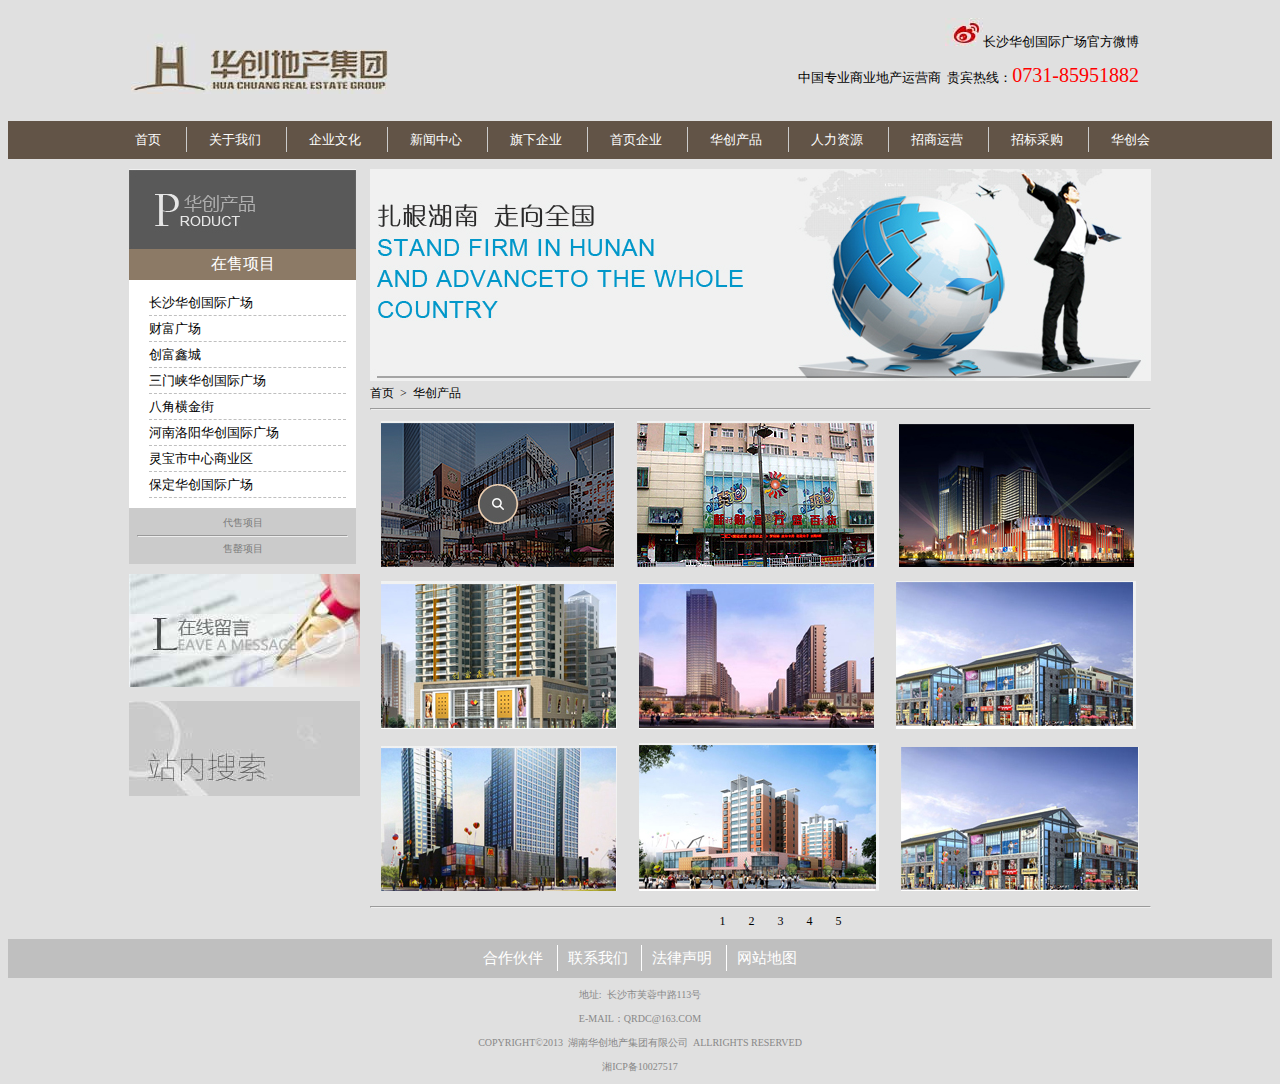
<file: 华创地产集团/index.html>
<!DOCTYPE html>
<html>
<head>
    <title>华创地产集团</title>
    <meta charset="utf-8">
    <link type="text/css" rel="stylesheet" href="css/index.css">
</head>
<body>
<header class="top">
    <img src="image/log.jpg">
    <div class="text_head">
        <p><img src="image/pic_03.jpg">长沙华创国际广场官方微博</p>
        <p>中国专业商业地产运营商&nbsp&nbsp贵宾热线：<span>0731-85951882</span></p>
    </div>
</header>
<nav>
    <ul>
        <li>首页</li>
        <li>关于我们</li>
        <li>企业文化</li>
        <li>新闻中心</li>
        <li>旗下企业</li>
        <li>首页企业</li>
        <li>华创产品</li>
        <li>人力资源</li>
        <li>招商运营</li>
        <li>招标采购</li>
        <li>华创会</li>
    </ul>
</nav>
<div class="tableContent">
    <div class="tableRow">
        <aside>
            <div class="top_aside">
                <div class="aside_top_pic">
                    <img src="image/menu_02.jpg">
                </div>
                <header>
                    <p>在售项目</p>
                </header>
                <ul>
                    <li>长沙华创国际广场</li>
                    <li>财富广场</li>
                    <li>创富鑫城</li>
                    <li>三门峡华创国际广场</li>
                    <li>八角横金街</li>
                    <li>河南洛阳华创国际广场</li>
                    <li>灵宝市中心商业区</li>
                    <li>保定华创国际广场</li>
                </ul>
                <footer>
                    <p>代售项目</p>
                    <hr>
                    <p>售罄项目</p>
                </footer>
            </div>
            <div class="mid_aside">
                <p><img src="image/pic_02.jpg"></p>
            </div>
            <div class="foot_aside">
                <p><img src="image/pic_01.jpg"></p>
            </div>
        </aside>
        <div class="main">
            <p><img src="image/banner.jpg"></p>
            <p>首页&nbsp&nbsp>&nbsp&nbsp华创产品</p>
            <hr>
            <div class="pic_main">
                <p><img src="image/pic_04.jpg"><img src="image/pic_05.jpg"><img src="image/pic_06.jpg"></p>
                <p><img src="image/pic_07.jpg"><img src="image/pic_08.jpg"><img src="image/pic_09.jpg"></p>
                <p><img src="image/pic_10.jpg"><img src="image/pic_11.jpg"><img src="image/pic_12.jpg"></p>
            </div>

            <hr>
            <ul>
                <li>1</li>
                <li>2</li>
                <li>3</li>
                <li>4</li>
                <li>5</li>
            </ul>
        </div>
    </div>

</div>
<footer class="foot">
    <ul>
        <li>合作伙伴</li>
        <li>联系我们</li>
        <li>法律声明</li>
        <li>网站地图</li>
    </ul>
    <p>地址:&nbsp&nbsp长沙市芙蓉中路113号</p>
    <p>E-MAIL：QRDC@163.COM</p>
    <p>COPYRIGHT&copy2013&nbsp&nbsp湖南华创地产集团有限公司&nbsp&nbspALLRIGHTS&nbspRESERVED</p>
    <p>湘ICP备10027517</p>
</footer>


</body>
</html>
</file>
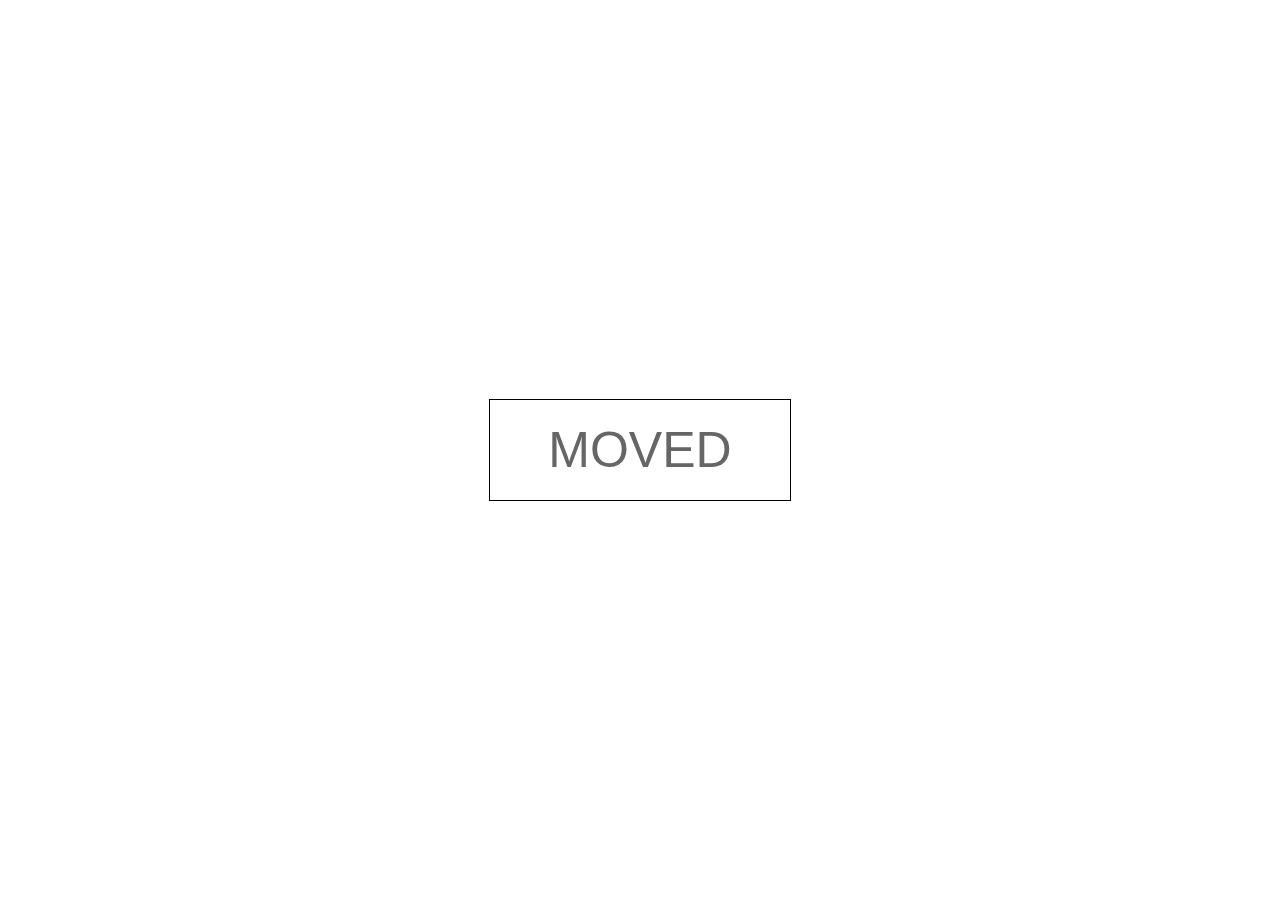
<file: 特效button/index.html>
<!DOCTYPE html>
<html lang="en">
<head>
    <meta charset="UTF-8">
    <title>Title</title>
    <style>
        body, html {
            width: 100%;
            height: 100%;
            overflow: hidden;
            background: #FFF;
        }

        a {
            width: 300px;
            height: 100px;
            font-size: 50px;
            margin: auto;
            line-height: 100px;
            text-decoration: none;
            position: absolute;
            top: 0;
            bottom: 0;
            left: 0;
            right: 0;
            display: block;
            border: solid 1px black;
            text-align: center;
            font-family: Arial, sans-serif;
            text-transform: uppercase;
            color: #666;
            transition: all 500ms;
            z-index: 1;
        }

        a:after, a:before {
            display: block;
            background: #333;
            width: 0;
            height: 100px;
            content: "";
            position: absolute;
            transition: all 500ms;
            z-index: -1;
        }

        a:after {
            top: 0;
            left: 0;
        }

        a:before {
            top: 0;
            right: 0;
        }

        a:hover:after,
        a:hover:before {
            width: 100%;
        }
    </style>
</head>

<body>
<a target="_blank" href="http://www.baidu.com">Moved</a>
</body>
</html>
</file>
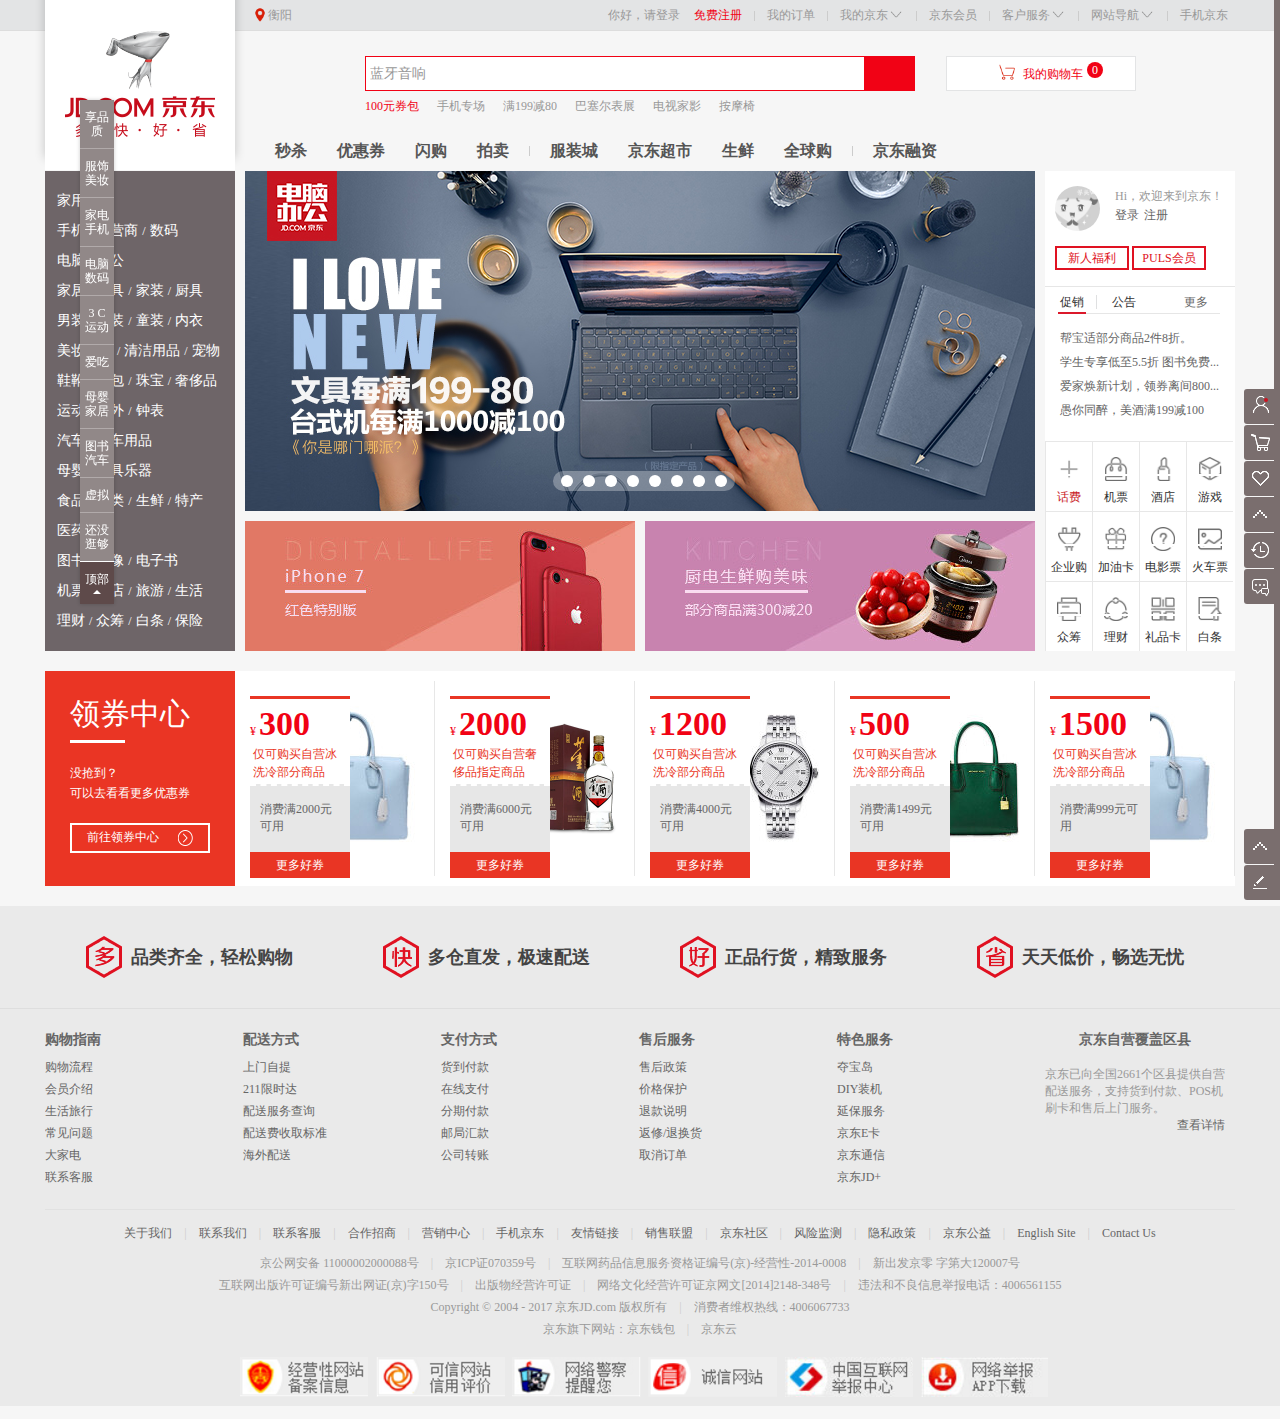
<file: JD首页/jingdong.html>
<!DOCTYPE html>
<html>
<head lang="en">
    <meta charset="UTF-8">
    <title>京东</title>
    <link type="text/css" rel="stylesheet" href="css/jingdong.css">
    <link type="text/css" rel="stylesheet" href="css/base.css">
</head>
<body>
<div class="shortcut">
    <div class="shortcut_ct wwd">
        <ul class="f1">
            <li>
                <div><img src="imageJD/loca_bg.png"><span>衡阳</span></div>
            </li>
        </ul>

        <ul class="fr">
            <li>
                <div class="dt"><a href="javascript:void(0)">你好，请登录</a></div>
            </li>
            <li>
                <div class="dt style-red"><a href="javascript:void(0)">免费注册</a></div>
            </li>
            <li class="spacer"></li>
            <li>
                <div class="dt"><a href="javascript:void(0)">我的订单</a></div>
            </li>
            <li class="spacer"></li>
            <li>
                <div class="dt"><a href="javascript:void(0)">我的京东</a><img src="imageJD/more_unfold%20(2).png"></div>
            </li>
            <li class="spacer"></li>
            <li>
                <div class="dt"><a href="javascript:void(0)">京东会员</a></div>
            </li>
            <li class="spacer"></li>
            <li>
                <div class="dt"><a href="javascript:void(0)">客户服务</a><img src="imageJD/more_unfold%20(2).png"></div>
            </li>
            <li class="spacer"></li>
            <li>
                <div class="dt"><a href="javascript:void(0)">网站导航</a><img src="imageJD/more_unfold%20(2).png"></div>
            </li>
            <li class="spacer"></li>
            <li>
                <div class="dt"><a href="javascript:void(0)">手机京东</a></div>
            </li>
        </ul>
    </div>
</div>
<header>
    <div class="w wwd">
        <div class="logo">
            <img src="imageJD/logo.v2.png">
        </div>
        <div class="wwd search">
            <div class="form">
                <input type="text" class="text" value="蓝牙音响">
                <button class="button"></button>
            </div>
        </div>
        <div class="settle_up">
            <div class="cw-icon"><img src="imageJD/cart.png"><a href="javascript:void(0)">我的购物车</a><span
                    class="ci-count">0</span></div>
        </div>
        <div class="hot_words">
            <a href="javascript:void(0)">100元券包</a>
            <a href="javascript:void(0)">手机专场</a>
            <a href="javascript:void(0)">满199减80</a>
            <a href="javascript:void(0)">巴塞尔表展</a>
            <a href="javascript:void(0)">电视家影</a>
            <a href="javascript:void(0)">按摩椅</a>
        </div>
        <div class="nav_items">
            <ul class="nav_items-group1">
                <li><a href="javascript:void(0)">秒杀</a></li>
                <li><a href="javascript:void(0)">优惠券</a></li>
                <li><a href="javascript:void(0)">闪购</a></li>
                <li><a href="javascript:void(0)">拍卖</a></li>
            </ul>
            <div class="spacer"></div>
            <ul class="nav_items-group2">
                <li><a href="javascript:void(0)">服装城</a></li>
                <li><a href="javascript:void(0)">京东超市</a></li>
                <li><a href="javascript:void(0)">生鲜</a></li>
                <li><a href="javascript:void(0)">全球购</a></li>
            </ul>
            <div class="spacer"></div>
            <ul class="nav_items-group3">
                <li><a href="javascript:void(0)">京东融资</a></li>
            </ul>
        </div>
    </div>

</header>
<div class="fs">
    <div class="fs_ct wwd">
        <div class="fs_col1 ">
            <ul>
                <li><a href="javascript:void(0)">家用电器</a></li>
                <li><a href="javascript:void(0)">手机</a><span>/</span><a
                        href="javascript:void(0)">运营商</a><span>/</span><a href="javascript:void(0)">数码</a></li>
                <li><a href="javascript:void(0)">电脑</a><span>/</span><a href="javascript:void(0)">办公</a></li>
                <li><a href="javascript:void(0)">家居</a><span>/</span><a href="javascript:void(0)">家具</a><span>/</span><a
                        href="javascript:void(0)">家装</a><span>/</span><a href="javascript:void(0)">厨具</a></li>
                <li><a href="javascript:void(0)">男装</a><span>/</span><a href="javascript:void(0)">女装</a><span>/</span><a
                        href="javascript:void(0)">童装</a><span>/</span><a href="javascript:void(0)">内衣</a></li>
                <li><a href="javascript:void(0)">美妆个护</a><span>/</span><a
                        href="javascript:void(0)">清洁用品</a><span>/</span><a href="javascript:void(0)">宠物</a></li>
                <li><a href="javascript:void(0)">鞋靴</a><span>/</span><a href="javascript:void(0)">箱包</a><span>/</span><a
                        href="javascript:void(0)">珠宝</a><span>/</span><a href="javascript:void(0)">奢侈品</a></li>
                <li><a href="javascript:void(0)">运动</a><span>/</span><a href="javascript:void(0)">户外</a><span>/</span><a
                        href="javascript:void(0)">钟表</a></li>
                <li><a href="javascript:void(0)">汽车</a><span>/</span><a href="javascript:void(0)">汽车用品</a></li>
                <li><a href="javascript:void(0)">母婴</a><span>/</span><a href="javascript:void(0)">玩具乐器</a></li>
                <li><a href="javascript:void(0)">食品</a><span>/</span><a href="javascript:void(0)">酒类</a><span>/</span><a
                        href="javascript:void(0)">生鲜</a><span>/</span><a href="javascript:void(0)">特产</a></li>
                <li><a href="javascript:void(0)">医药保健</a></li>
                <li><a href="javascript:void(0)">图书</a><span>/</span><a href="javascript:void(0)">音像</a><span>/</span><a
                        href="javascript:void(0)">电子书</a></li>
                <li><a href="javascript:void(0)">机票</a><span>/</span><a href="javascript:void(0)">酒店</a><span>/</span><a
                        href="javascript:void(0)">旅游</a><span>/</span><a href="javascript:void(0)">生活</a></li>
                <li><a href="javascript:void(0)">理财</a><span>/</span><a href="javascript:void(0)">众筹</a><span>/</span><a
                        href="javascript:void(0)">白条</a><span>/</span><a href="javascript:void(0)">保险</a></li>
            </ul>
        </div>
        <div class="fs_col2">
            <div class="fs_col2_main">
                <img src="imageJD/banner.jpg">
                <div class="fs_point">
                    <i></i>
                    <i></i>
                    <i></i>
                    <i></i>
                    <i></i>
                    <i></i>
                    <i></i>
                    <i></i>
                </div>
            </div>
            <div class="fs_col2_bottom">
                <div class="fs_col2_l"><img src="imageJD/banner1.jpg"></div>
                <div class="fs_col2_r"><img src="imageJD/banner2.jpg"></div>
            </div>
        </div>
        <div class="fs_col3">
            <div class="fs_col3_user">
                <div class="user_info">
                    <div class="user_info_img">
                        <a href="javascript:void(0)"><img src="imageJD/no_login.jpg"></a>
                    </div>
                    <div class="user_info_p">
                        <p>Hi，欢迎来到京东！</p>
                        <p><a href="javascript:void(0)">登录</a><a href="javascript:void(0)">注册</a></p>
                    </div>
                </div>
                <div class="user_profit">
                    <a href="javascript:void(0)">新人福利</a>
                    <a href="javascript:void(0)">PULS会员</a>
                </div>
            </div>
            <div class="fs_col3_news">
                <div class="news_tab">
                    <div class="news_tab_head">
                        <a href="javascript:void(0)" class="news_tab_head_first">促销</a>
                        <a href="javascript:void(0)" class="news_tab_head_last">公告</a>
                        <a href="javascript:void(0)" class="news_tab_head_move">更多</a>
                        <div class="news_tab_head_active"></div>
                    </div>
                    <div class="news_tab_content">
                        <div class="news_tab_content_item">
                            <ul>
                                <li><a href="javascript:void(0)">帮宝适部分商品2件8折。</a></li>
                                <li><a href="javascript:void(0)">学生专享低至5.5折 图书免费...</a></li>
                                <li><a href="javascript:void(0)">爱家焕新计划，领券离间800...</a></li>
                                <li><a href="javascript:void(0)">愚你同醉，美酒满199减100</a></li>
                            </ul>
                        </div>
                    </div>
                </div>
            </div>
            <div class="fs_col3_service">
                <!--<div class="fs_col3_service_list">-->
                <!--<ul>-->
                <!--<li><a href="javascript:void(0)">话费</a></li>-->
                <!--<li><a href="javascript:void(0)">机票</a></li>-->
                <!--<li><a href="javascript:void(0)">酒店</a></li>-->
                <!--<li><a href="javascript:void(0)">游戏</a></li>-->
                <!--</ul>-->
                <!--</div>-->
                <ul>
                    <li><a href="javascript:void(0)">
                        <img src="imageJD/icon1.png">
                        <span>话费</span>
                    </a></li>
                    <li><a href="javascript:void(0)">
                        <img src="imageJD/icon2.png">
                        <span>机票</span>
                    </a></li>
                    <li><a href="javascript:void(0)">
                        <img src="imageJD/icon3.png">
                        <span>酒店</span>
                    </a></li>
                    <li><a href="javascript:void(0)">
                        <img src="imageJD/icon4.png">
                        <span>游戏</span>
                    </a></li>
                    <li><a href="javascript:void(0)">
                        <img src="imageJD/icon5.png">
                        <span>企业购</span>
                    </a></li>
                    <li><a href="javascript:void(0)">
                        <img src="imageJD/icon6.png">
                        <span>加油卡</span>
                    </a></li>
                    <li><a href="javascript:void(0)">
                        <img src="imageJD/icon7.png">
                        <span>电影票</span>
                    </a></li>
                    <li><a href="javascript:void(0)">
                        <img src="imageJD/icon8.png">
                        <span>火车票</span>
                    </a></li>
                    <li><a href="javascript:void(0)">
                        <img src="imageJD/icon9.png">
                        <span>众筹</span>
                    </a></li>
                    <li><a href="javascript:void(0)">
                        <img src="imageJD/icon10.png">
                        <span>理财</span>
                    </a></li>
                    <li><a href="javascript:void(0)">
                        <img src="imageJD/icon11.png">
                        <span>礼品卡</span>
                    </a></li>
                    <li><a href="javascript:void(0)">
                        <img src="imageJD/icon12.png">
                        <span>白条</span>
                    </a></li>

                </ul>
            </div>
        </div>
    </div>
</div>
<div class="coupon">
    <div class="coupon_inner wwd">
        <div class="coupon_inner_hd">
            <a href="javascript:void(0)" class="coupon_entry">
                <h3>领券中心</h3>
                <span></span>
                <p>没抢到？</p>
                <p>可以去看看更多优惠券</p>
                <span>前往领券中心<i></i></span>
            </a>
        </div>
        <div class="coupon_inner_bd">
            <ul>
                <li><a href="javascript:void(0)">
                    <div class="coupon_info">
                        <p class="coupon_price">
                            <i>¥</i>300
                        </p>
                        <p class="coupon_desc">仅可购买自营冰洗冷部分商品</p>
                        <p class="coupon_limit">消费满2000元可用</p>
                        <p class="coupon_more">更多好券</p>
                    </div>
                    <img src="imageJD/pic1.jpg"> </a></li>
                <li><a href="javascript:void(0)">
                    <div class="coupon_info">
                        <p class="coupon_price">
                            <i>¥</i>2000
                        </p>
                        <p class="coupon_desc">仅可购买自营奢侈品指定商品</p>
                        <p class="coupon_limit">消费满6000元可用</p>
                        <p class="coupon_more">更多好券</p>
                    </div>
                    <img src="imageJD/pic3.png"> </a></li>
                <li><a href="javascript:void(0)">
                    <div class="coupon_info">
                        <p class="coupon_price">
                            <i>¥</i>1200
                        </p>
                        <p class="coupon_desc">仅可购买自营冰洗冷部分商品</p>
                        <p class="coupon_limit">消费满4000元可用</p>
                        <p class="coupon_more">更多好券</p>
                    </div>
                    <img src="imageJD/pic2.jpg"> </a></li>
                <li><a href="javascript:void(0)">
                    <div class="coupon_info">
                        <p class="coupon_price">
                            <i>¥</i>500
                        </p>
                        <p class="coupon_desc">仅可购买自营冰洗冷部分商品</p>
                        <p class="coupon_limit">消费满1499元可用</p>
                        <p class="coupon_more">更多好券</p>
                    </div>
                    <img src="imageJD/pic4.jpg"> </a></li>
                <li><a href="javascript:void(0)">
                    <div class="coupon_info">
                        <p class="coupon_price">
                            <i>¥</i>1500
                        </p>
                        <p class="coupon_desc">仅可购买自营冰洗冷部分商品</p>
                        <p class="coupon_limit">消费满999元可用</p>
                        <p class="coupon_more">更多好券</p>
                    </div>
                    <img src="imageJD/pic1.jpg"> </a></li>
            </ul>
        </div>
    </div>
</div>
<div class="nav_lift">
    <ul>
        <li><a href="javascript:void(0)">享品质</a></li>
        <li><a href="javascript:void(0)">服饰美妆</a></li>
        <li><a href="javascript:void(0)">家电手机</a></li>
        <li><a href="javascript:void(0)">电脑数码</a></li>
        <li><a href="javascript:void(0)"> 3 C 运动</a></li>
        <li><a href="javascript:void(0)">爱吃</a></li>
        <li><a href="javascript:void(0)">母婴家居</a></li>
        <li><a href="javascript:void(0)">图书汽车</a></li>
        <li><a href="javascript:void(0)">虚拟</a></li>
        <li><a href="javascript:void(0)">还没逛够</a></li>
        <li><a href="javascript:void(0)">顶部<i></i></a></li>
    </ul>

</div>
<div class="nav_right">
    <div class="nav_right_li">
        <div class="nav_right_li_top">
            <div class="nav_right_li_top1">
                <a href="javascript:void(0)">
                    <i class="nav_right_li_top1_i1"></i>
                    <i class="nav_right_li_top1_i2"></i>
                </a>
            </div>
            <div class="nav_right_li_top2">
                <a href="javascript:void(0)">
                    <i></i>
                </a>
            </div>
            <div class="nav_right_li_top3">
                <a href="javascript:void(0)">
                    <i></i>
                </a>
            </div>
            <div class="nav_right_li_top4">
                <a href="javascript:void(0)">
                    <i></i>
                </a>
            </div>
            <div class="nav_right_li_top5">
                <a href="javascript:void(0)">
                    <i></i>
                </a>
            </div>
            <div class="nav_right_li_top6">
                <a href="javascript:void(0)">
                    <i></i>
                </a>
            </div>
        </div>
        <div class="nav_right_li_bottom">
            <div class="nav_right_li_bottom1">
                <a href="javascript:void(0)">
                    <i></i>
                </a>
            </div>
            <div class="nav_right_li_bottom2">
                <a href="javascript:void(0)">
                    <i></i>
                </a>
            </div>
        </div>
    </div>
    <div class="nav_right_more"></div>
</div>
<footer>
    <div class="mod_service">
        <div class="mod_service_ct wwd">
            <ul>
                <li class="mod_service_ct_li1">
                    <h5></h5>
                    <p>品类齐全，轻松购物</p>
                </li>
                <li class="mod_service_ct_li2">
                    <h5></h5>
                    <p>多仓直发，极速配送</p>
                </li>
                <li class="mod_service_ct_li3">
                    <h5></h5>
                    <p>正品行货，精致服务</p>
                </li>
                <li class="mod_service_ct_li4">
                    <h5></h5>
                    <p>天天低价，畅选无忧</p>
                </li>
            </ul>
        </div>
    </div>
    <div class="mod_help">
        <div class="mod_help_inner wwd">
            <div class="mod_help_nav">
                <h5>购物指南</h5>
                <ul>
                    <li><a href="javascript:void(0)"> 购物流程</a></li>
                    <li><a href="javascript:void(0)"> 会员介绍</a></li>
                    <li><a href="javascript:void(0)"> 生活旅行</a></li>
                    <li><a href="javascript:void(0)"> 常见问题</a></li>
                    <li><a href="javascript:void(0)"> 大家电</a></li>
                    <li><a href="javascript:void(0)"> 联系客服</a></li>
                </ul>
            </div>
            <div class="mod_help_nav">
                <h5>配送方式</h5>
                <ul>
                    <li><a href="javascript:void(0)"> 上门自提</a></li>
                    <li><a href="javascript:void(0)"> 211限时达</a></li>
                    <li><a href="javascript:void(0)"> 配送服务查询</a></li>
                    <li><a href="javascript:void(0)"> 配送费收取标准</a></li>
                    <li><a href="javascript:void(0)"> 海外配送</a></li>
                </ul>
            </div>
            <div class="mod_help_nav">
                <h5>支付方式</h5>
                <ul>
                    <li><a href="javascript:void(0)"> 货到付款</a></li>
                    <li><a href="javascript:void(0)"> 在线支付</a></li>
                    <li><a href="javascript:void(0)"> 分期付款</a></li>
                    <li><a href="javascript:void(0)"> 邮局汇款</a></li>
                    <li><a href="javascript:void(0)"> 公司转账</a></li>

                </ul>
            </div>
            <div class="mod_help_nav">
                <h5>售后服务</h5>
                <ul>
                    <li><a href="javascript:void(0)"> 售后政策</a></li>
                    <li><a href="javascript:void(0)"> 价格保护</a></li>
                    <li><a href="javascript:void(0)"> 退款说明</a></li>
                    <li><a href="javascript:void(0)"> 返修/退换货</a></li>
                    <li><a href="javascript:void(0)"> 取消订单</a></li>

                </ul>
            </div>
            <div class="mod_help_nav">
                <h5>特色服务</h5>
                <ul>
                    <li><a href="javascript:void(0)"> 夺宝岛</a></li>
                    <li><a href="javascript:void(0)"> DIY装机</a></li>
                    <li><a href="javascript:void(0)"> 延保服务</a></li>
                    <li><a href="javascript:void(0)"> 京东E卡</a></li>
                    <li><a href="javascript:void(0)"> 京东通信</a></li>
                    <li><a href="javascript:void(0)"> 京东JD+</a></li>
                </ul>
            </div>
            <div class="mod_help_cover">

                <h5>京东自营覆盖区县</h5>
                <div class="mod_help_cover_ct">
                    <p>京东已向全国2661个区县提供自营配送服务，支持货到付款、POS机刷卡和售后上门服务。</p>
                    <p class="mod_help_cover_ct_p"><a href="javascript:void(0)">查看详情</a></p>
                </div>
            </div>
        </div>

    </div>
    <div class="mod_copyright">
        <div class="mod_copyright_inner wwd">
            <p>
                <a href="javascript:void(0)">关于我们</a>
                <span>|</span>
                <a href="javascript:void(0)">联系我们</a>
                <span>|</span>
                <a href="javascript:void(0)">联系客服</a>
                <span>|</span>
                <a href="javascript:void(0)">合作招商</a>
                <span>|</span>
                <a href="javascript:void(0)">营销中心</a>
                <span>|</span>
                <a href="javascript:void(0)">手机京东</a>
                <span>|</span>
                <a href="javascript:void(0)">友情链接</a>
                <span>|</span>
                <a href="javascript:void(0)">销售联盟</a>
                <span>|</span>
                <a href="javascript:void(0)">京东社区</a>
                <span>|</span>
                <a href="javascript:void(0)">风险监测</a>
                <span>|</span>
                <a href="javascript:void(0)">隐私政策</a>
                <span>|</span>
                <a href="javascript:void(0)">京东公益</a>
                <span>|</span>
                <a href="javascript:void(0)">English Site</a>
                <span>|</span>
                <a href="javascript:void(0)">Contact Us</a>

            </p>
            <div class="mod_copyright_inner_info">
                <p>
                    <a href="javascript:void(0)">京公网安备 11000002000088号</a>
                    <span>|</span>
                    <a href="javascript:void(0)">京ICP证070359号</a>
                    <span>|</span>
                    <a href="javascript:void(0)">互联网药品信息服务资格证编号(京)-经营性-2014-0008</a>
                    <span>|</span>
                    <a href="javascript:void(0)">新出发京零 字第大120007号</a>
                </p>
                <p>
                    <a href="javascript:void(0)">互联网出版许可证编号新出网证(京)字150号</a>
                    <span>|</span>
                    <a href="javascript:void(0)">出版物经营许可证</a>
                    <span>|</span>
                    <a href="javascript:void(0)">网络文化经营许可证京网文[2014]2148-348号</a>
                    <span>|</span>
                    <a href="javascript:void(0)">违法和不良信息举报电话：4006561155</a>

                </p>
                <p>
                    <a href="javascript:void(0)">Copyright © 2004 - 2017 京东JD.com 版权所有</a>
                    <span>|</span>
                    <a href="javascript:void(0)">消费者维权热线：4006067733</a>

                </p>
                <p>
                    <a href="javascript:void(0)">京东旗下网站：京东钱包</a>
                    <span>|</span>
                    <a href="javascript:void(0)">京东云</a>

                </p>
            </div>
            <p><img src="imageJD/footer.png"></p>
        </div>

    </div>
</footer>
</body>
</html>
</file>
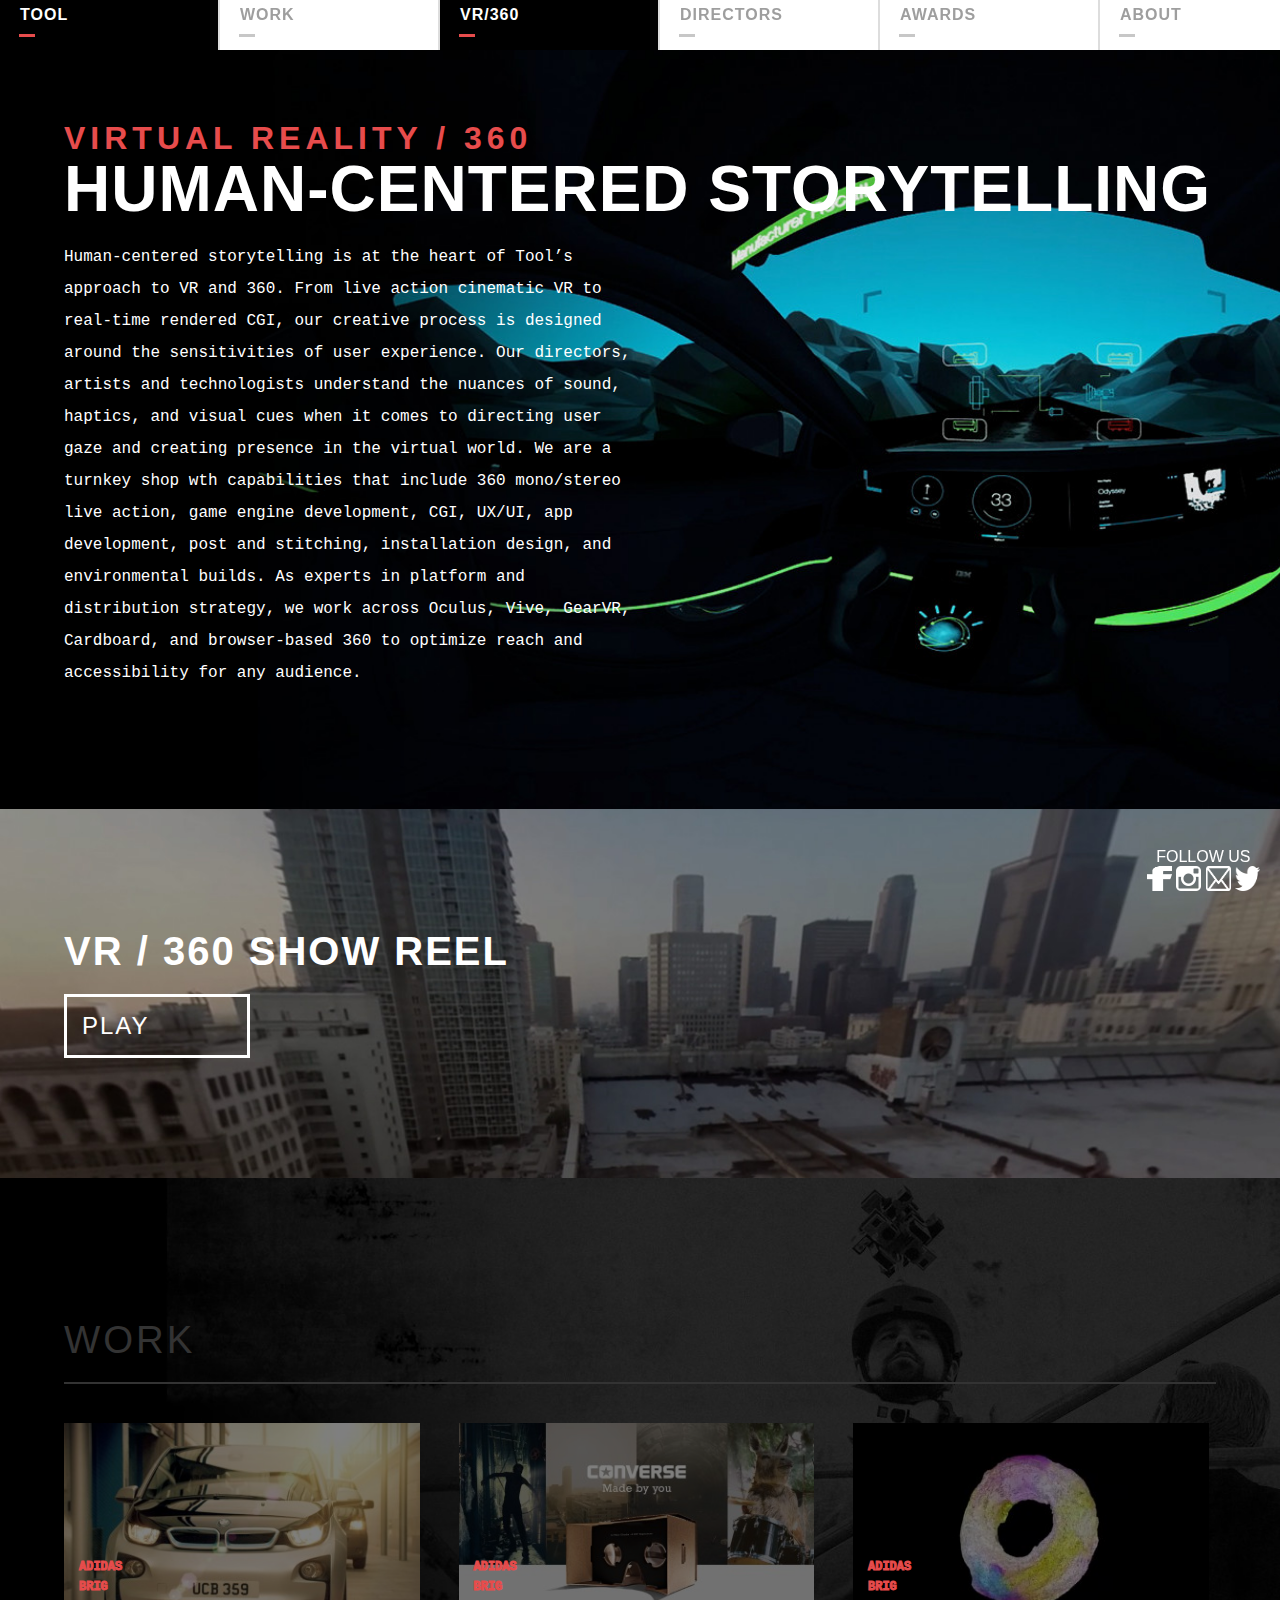
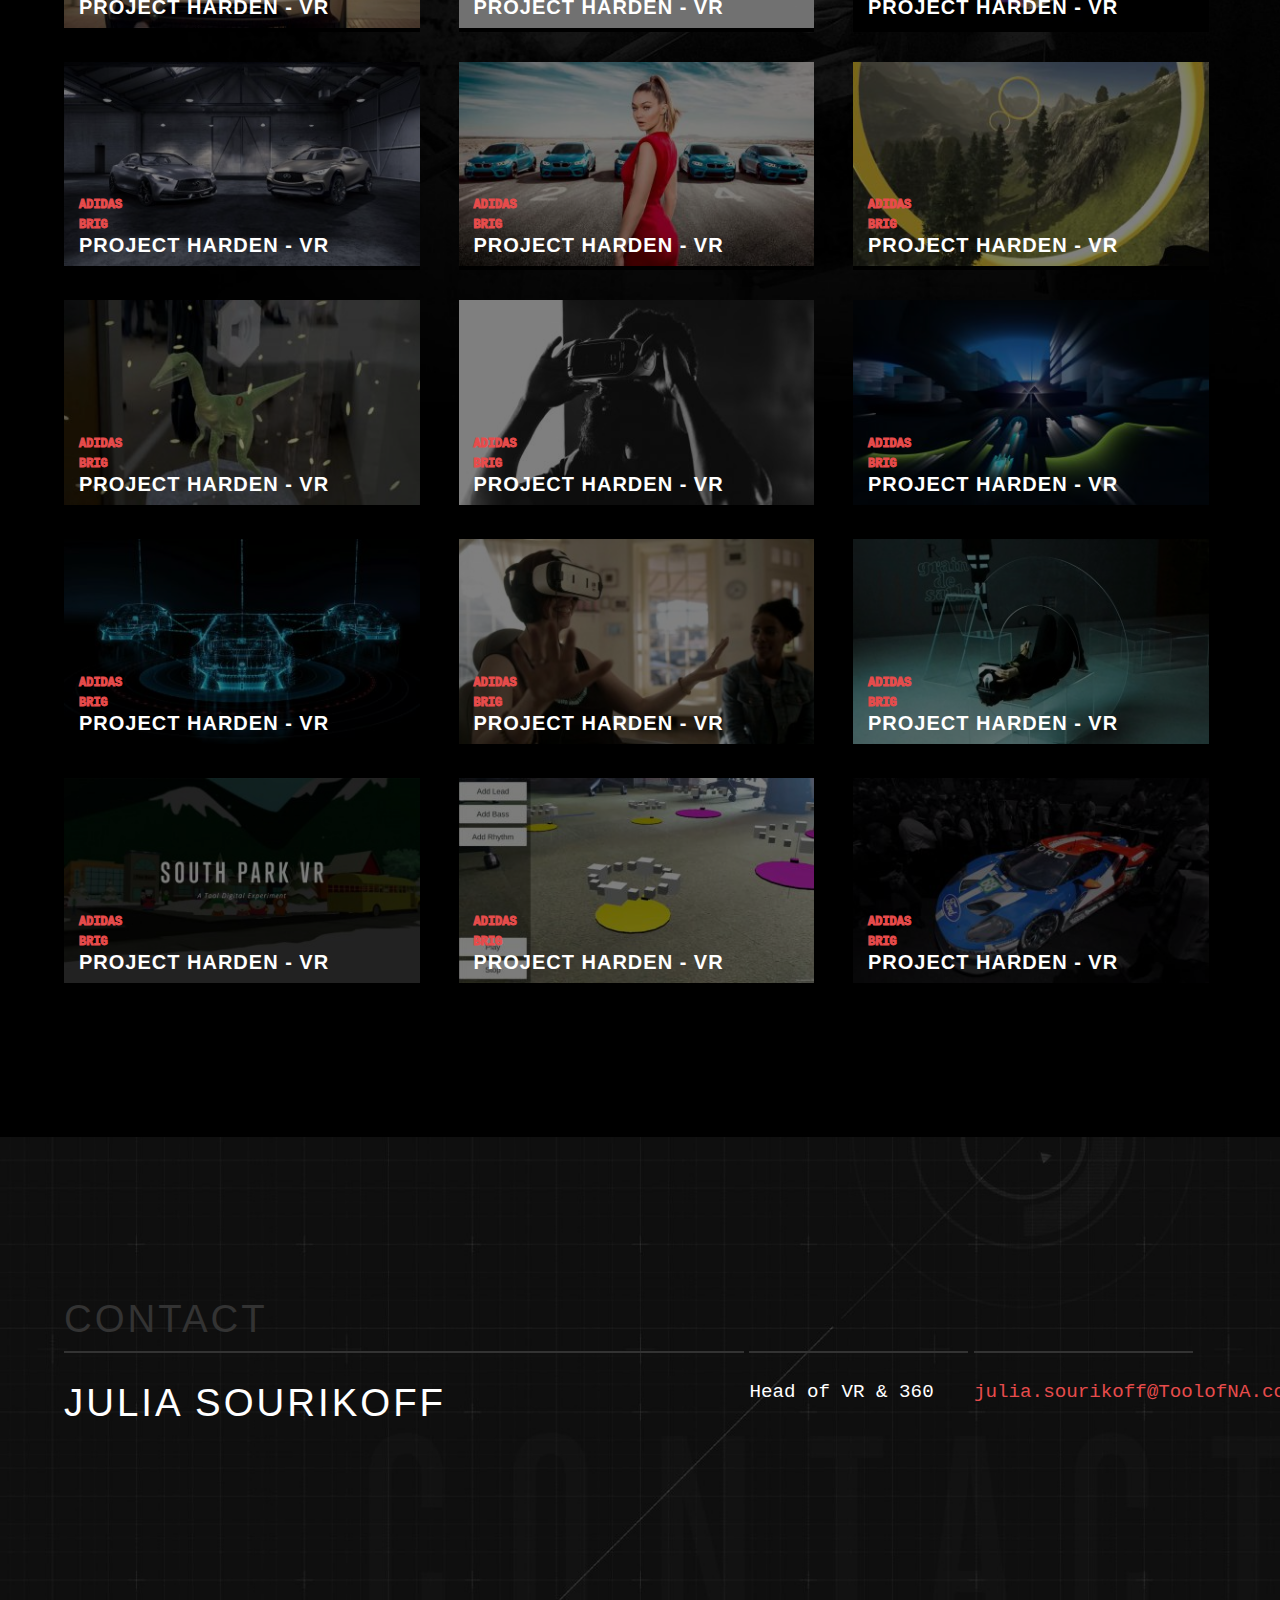
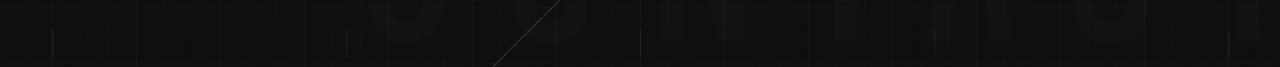
<file: Toolofna/360.html>
<!DOCTYPE html>
<html lang="en">
<head>
    <meta charset="UTF-8">
    <title>Tool</title>
    <link rel="stylesheet" href="css/base.css">
    <script src="js/jquery-3.2.1.min.js"></script>
    <script src="js/base.js"></script>
</head>
<body>
<nav>
    <div>
        <a href="tool.html">
            <div>
                <h1>TOOL</h1>
                <span></span>
            </div>
            <div>
                <h1>TOOL</h1>
                <span></span>
            </div>
        </a>
    </div>
    <div>
        <a href="work.html">
            <div>
                <h1>WORK</h1>
                <span></span>
            </div>
            <div>
                <h1>WORK</h1>
                <span></span>
            </div>
        </a>
    </div>
    <div>
        <a href="360.html">
            <div>
                <h1>VR/360</h1>
                <span></span>
            </div>
            <div>
                <h1>VR/360</h1>
                <span></span>
            </div>
        </a>
    </div>
    <div>
        <a href="directors.html">
            <div>
                <h1>DIRECTORS</h1>
                <span></span>
            </div>
            <div>
                <h1>DIRECTORS</h1>
                <span></span>
            </div>
        </a>
    </div>
    <div>
        <a href="awards.html">
            <div>
                <h1>AWARDS</h1>
                <span></span>
            </div>
            <div>
                <h1>AWARDS</h1>
                <span></span>
            </div>
        </a>
    </div>
    <div>
        <a href="about.html">
            <div>
                <h1>ABOUT</h1>
                <span></span>
            </div>
            <div>
                <h1>ABOUT</h1>
                <span></span>
            </div>
        </a>
    </div>
    <div>
        <a href="contact.html">
            <div>
                <h1>CONTACT</h1>
                <span></span>
            </div>
            <div>
                <h1>CONTACT</h1>
                <span></span>
            </div>
        </a>
    </div>
</nav>
<div id="vr360">
    <section class="about">
        <div class="content">
            <header>
                <h1>virtual reality / 360</h1>
                <h2>HUMAN-CENTERED STORYTELLING</h2>
            </header>
            <p>
                Human-centered storytelling is at the heart of Tool’s approach to VR and 360. From live action cinematic
                VR to real-time rendered CGI, our creative process is designed around the sensitivities of user
                experience. Our directors, artists and technologists understand the nuances of sound, haptics, and
                visual cues when it comes to directing user gaze and creating presence in the virtual world. We are a
                turnkey shop wth capabilities that include 360 mono/stereo live action, game engine development, CGI,
                UX/UI, app development, post and stitching, installation design, and environmental builds. As experts in
                platform and distribution strategy, we work across Oculus, Vive, GearVR, Cardboard, and browser-based
                360 to optimize reach and accessibility for any audience.
            </p>
        </div>
    </section>
    <section class="reel">
        <div class="content">
            <h1>VR / 360 show reel</h1>
            <div class="playbtn">play</div>
        </div>
    </section>
    <section class="projects">
        <div class="content">
            <a class="project" href="javascript:void(0)">
                <header>
                    <h2>Adidas</h2>
                    <h2>Brig</h2>
                    <h1>Project Harden - VR</h1>
                </header>
                <div class="img">
                    <img src="images/vr/becomeelectric2-372x214.jpg">
                </div>
            </a>
            <a class="project" href="javascript:void(0)">
                <header>
                    <h2>Adidas</h2>
                    <h2>Brig</h2>
                    <h1>Project Harden - VR</h1>
                </header>
                <div class="img">
                    <img src="images/vr/converse_bg-372x214.jpg">
                </div>
            </a>
            <a class="project" href="javascript:void(0)">
                <header>
                    <h2>Adidas</h2>
                    <h2>Brig</h2>
                    <h1>Project Harden - VR</h1>
                </header>
                <div class="img">
                    <img src="images/vr/donut-372x214.jpg">
                </div>
            </a>
            <a class="project" href="javascript:void(0)">
                <header>
                    <h2>Adidas</h2>
                    <h2>Brig</h2>
                    <h1>Project Harden - VR</h1>
                </header>
                <div class="img">
                    <img src="images/vr/dreamroad3-372x214.jpg">
                </div>
            </a>
            <a class="project" href="javascript:void(0)">
                <header>
                    <h2>Adidas</h2>
                    <h2>Brig</h2>
                    <h1>Project Harden - VR</h1>
                </header>
                <div class="img">
                    <img src="images/vr/eyesongigi-372x214.jpg">
                </div>
            </a>
            <a class="project" href="javascript:void(0)">
                <header>
                    <h2>Adidas</h2>
                    <h2>Brig</h2>
                    <h1>Project Harden - VR</h1>
                </header>
                <div class="img">
                    <img src="images/vr/glide-372x214.jpg">
                </div>
            </a>
            <a class="project" href="javascript:void(0)">
                <header>
                    <h2>Adidas</h2>
                    <h2>Brig</h2>
                    <h1>Project Harden - VR</h1>
                </header>
                <div class="img">
                    <img src="images/vr/hacks-372x214.jpg">
                </div>
            </a>
            <a class="project" href="javascript:void(0)">
                <header>
                    <h2>Adidas</h2>
                    <h2>Brig</h2>
                    <h1>Project Harden - VR</h1>
                </header>
                <div class="img">
                    <img src="images/vr/harden-372x214.jpg">
                </div>
            </a>
            <a class="project" href="javascript:void(0)">
                <header>
                    <h2>Adidas</h2>
                    <h2>Brig</h2>
                    <h1>Project Harden - VR</h1>
                </header>
                <div class="img">
                    <img src="images/vr/ibmix-372x214.jpg">
                </div>
            </a>
            <a class="project" href="javascript:void(0)">
                <header>
                    <h2>Adidas</h2>
                    <h2>Brig</h2>
                    <h1>Project Harden - VR</h1>
                </header>
                <div class="img">
                    <img src="images/vr/intelces-372x214.jpg">
                </div>
            </a>
            <a class="project" href="javascript:void(0)">
                <header>
                    <h2>Adidas</h2>
                    <h2>Brig</h2>
                    <h1>Project Harden - VR</h1>
                </header>
                <div class="img">
                    <img src="images/vr/mssociety-372x214.jpg">
                </div>
            </a>
            <a class="project" href="javascript:void(0)">
                <header>
                    <h2>Adidas</h2>
                    <h2>Brig</h2>
                    <h1>Project Harden - VR</h1>
                </header>
                <div class="img">
                    <img src="images/vr/palais-372x214.jpg">
                </div>
            </a>
            <a class="project" href="javascript:void(0)">
                <header>
                    <h2>Adidas</h2>
                    <h2>Brig</h2>
                    <h1>Project Harden - VR</h1>
                </header>
                <div class="img">
                    <img src="images/vr/southpark_oculus-372x214.jpg">
                </div>
            </a>
            <a class="project" href="javascript:void(0)">
                <header>
                    <h2>Adidas</h2>
                    <h2>Brig</h2>
                    <h1>Project Harden - VR</h1>
                </header>
                <div class="img">
                    <img src="images/vr/tangos-372x214.jpg">
                </div>
            </a>
            <a class="project" href="javascript:void(0)">
                <header>
                    <h2>Adidas</h2>
                    <h2>Brig</h2>
                    <h1>Project Harden - VR</h1>
                </header>
                <div class="img">
                    <img src="images/vr/vr-372x214.jpg">
                </div>
            </a>
        </div>
    </section>
    <section class="contact">
        <div class="content">
            <div class="name">Julia Sourikoff</div>
            <div class="title">Head of VR & 360</div>
            <div class="email">
                <a href="javascript:void(0)">julia.sourikoff@ToolofNA.com</a>
            </div>
        </div>
    </section>
</div>
<footer>
    <div class="title">Follow us</div>
    <div class="link">
        <div><img src="images/icon-facebook.png"></div>
        <div><img src="images/icon-instagram.png"></div>
        <div><img src="images/icon-mail.png"></div>
        <div><img src="images/icon-twitter.png"></div>
    </div>
</footer>
</body>
</html>
</file>
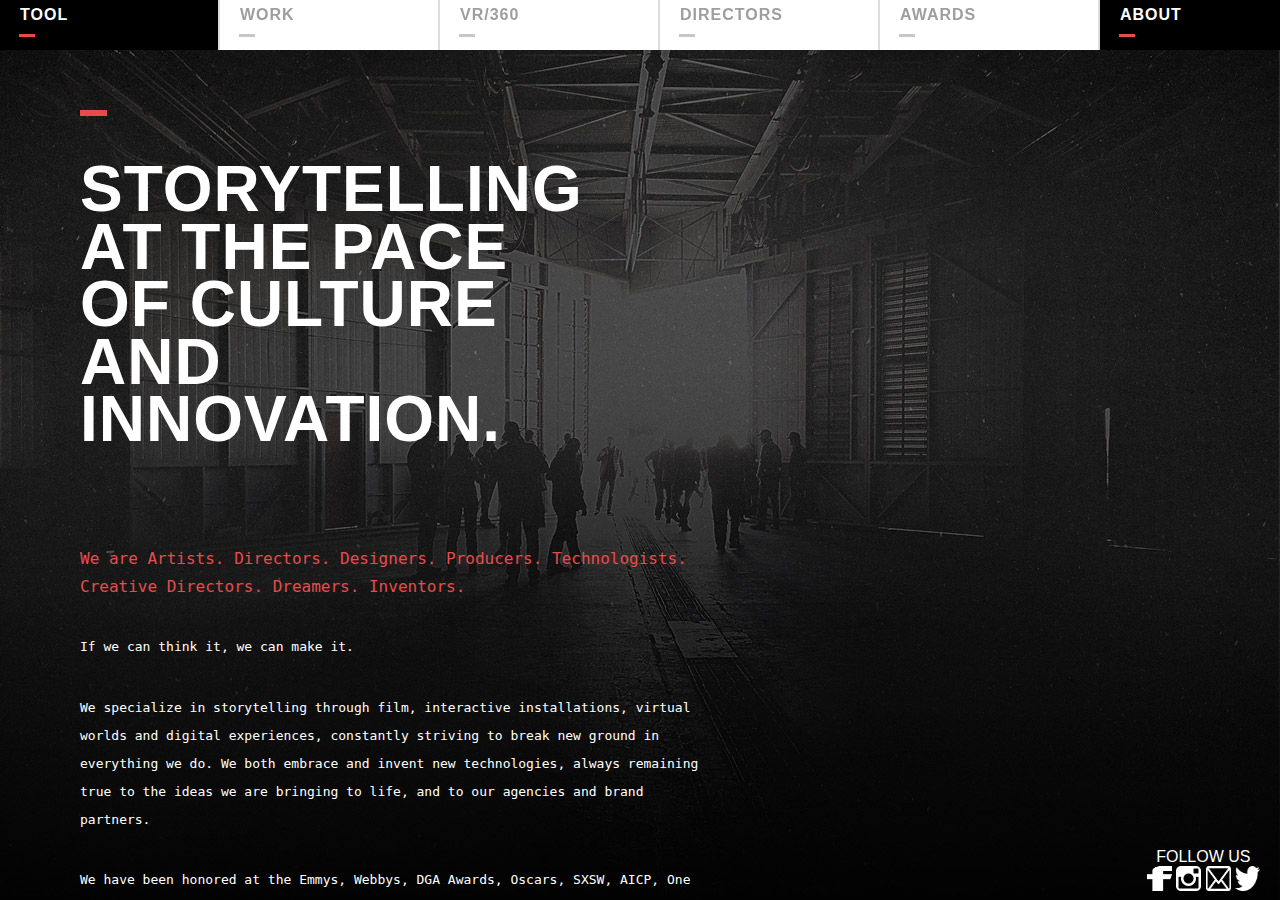
<file: Toolofna/about.html>
<!DOCTYPE html>
<html lang="en">
<head>
    <meta charset="UTF-8">
    <title>Tool</title>
    <link rel="stylesheet" href="css/base.css">
    <script src="js/jquery-3.2.1.min.js"></script>
    <script src="js/base.js"></script>
</head>
<body>
<nav>
    <div>
        <a href="tool.html">
            <div>
                <h1>TOOL</h1>
                <span></span>
            </div>
            <div>
                <h1>TOOL</h1>
                <span></span>
            </div>
        </a>
    </div>
    <div>
        <a href="work.html">
            <div>
                <h1>WORK</h1>
                <span></span>
            </div>
            <div>
                <h1>WORK</h1>
                <span></span>
            </div>
        </a>
    </div>
    <div>
        <a href="360.html">
            <div>
                <h1>VR/360</h1>
                <span></span>
            </div>
            <div>
                <h1>VR/360</h1>
                <span></span>
            </div>
        </a>
    </div>
    <div>
        <a href="directors.html">
            <div>
                <h1>DIRECTORS</h1>
                <span></span>
            </div>
            <div>
                <h1>DIRECTORS</h1>
                <span></span>
            </div>
        </a>
    </div>
    <div>
        <a href="awards.html">
            <div>
                <h1>AWARDS</h1>
                <span></span>
            </div>
            <div>
                <h1>AWARDS</h1>
                <span></span>
            </div>
        </a>
    </div>
    <div>
        <a href="about.html">
            <div>
                <h1>ABOUT</h1>
                <span></span>
            </div>
            <div>
                <h1>ABOUT</h1>
                <span></span>
            </div>
        </a>
    </div>
    <div>
        <a href="contact.html">
            <div>
                <h1>CONTACT</h1>
                <span></span>
            </div>
            <div>
                <h1>CONTACT</h1>
                <span></span>
            </div>
        </a>
    </div>
</nav>
<div id="about">
    <div class="background">
        <div class="content">
            <h1>Storytelling At The Pace Of Culture And Innovation.</h1>
            <p>We are Artists. Directors. Designers. Producers. Technologists. Creative Directors. Dreamers. Inventors.</p>
            <p>If we can think it, we can make it.</p>
            <p>We specialize in storytelling through film, interactive installations, virtual worlds and digital experiences, constantly striving to break new ground in everything we do. We both embrace and invent new technologies, always remaining true to the ideas we are bringing to life, and to our agencies and brand partners.</p>
            <p>We have been honored at the Emmys, Webbys, DGA Awards, Oscars, SXSW, AICP, One Show, D&AD, and with Cannes Lions. Tool is ranked as one of Creativity Magazine's A-List Production Companies, CSS Design’s USA Design Agency Of The Year and named to FWA Hall of Fame.</p>
        </div>
    </div>
</div>
<footer>
    <div class="title">Follow us</div>
    <div class="link">
        <div><img src="images/icon-facebook.png"></div>
        <div><img src="images/icon-instagram.png"></div>
        <div><img src="images/icon-mail.png"></div>
        <div><img src="images/icon-twitter.png"></div>
    </div>
</footer>
</body>
</html>
</file>
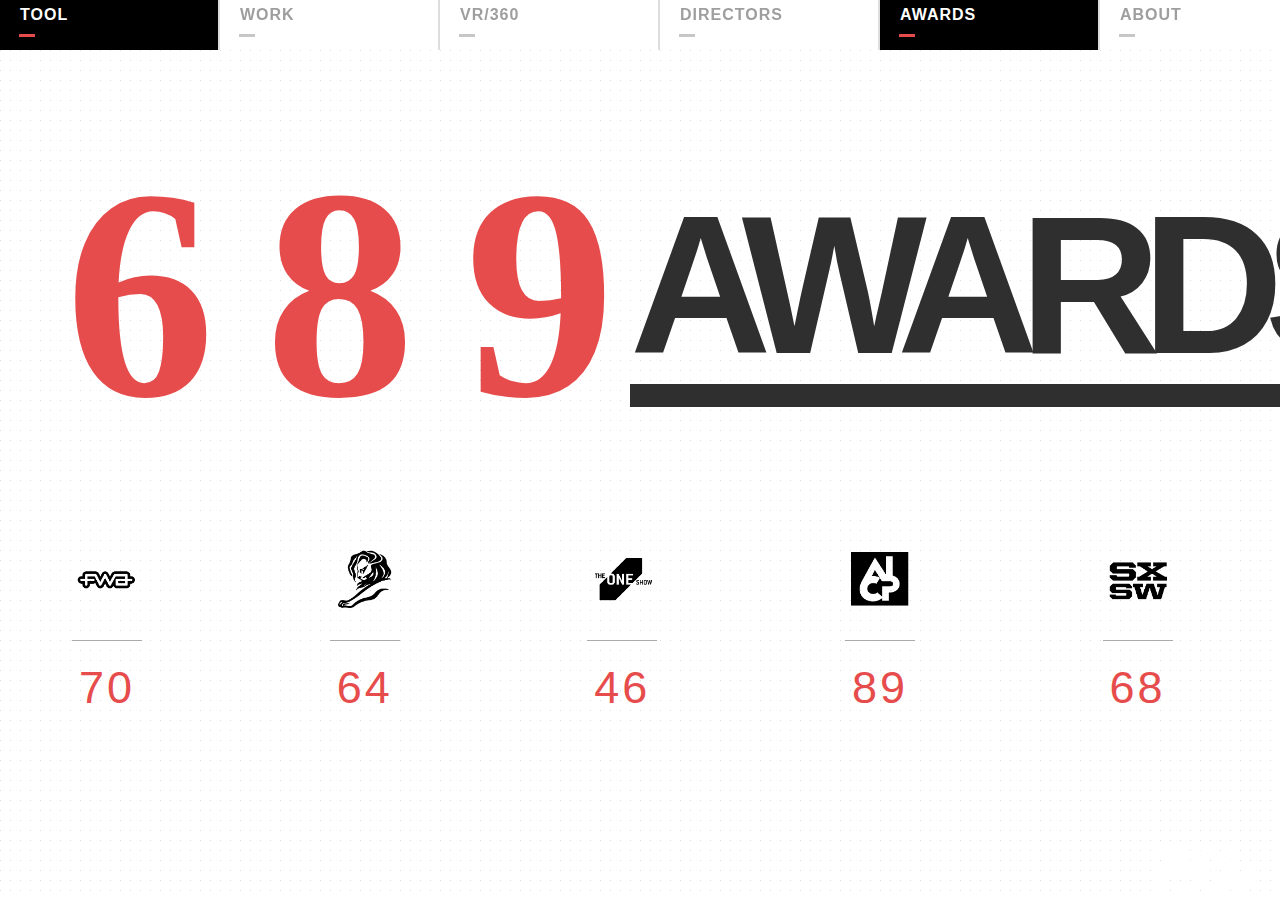
<file: Toolofna/awards.html>
<!DOCTYPE html>
<html lang="en">
<head>
    <meta charset="UTF-8">
    <title>Tool</title>
    <link rel="stylesheet" href="css/base.css">
    <script src="js/jquery-3.2.1.min.js"></script>
    <script src="js/base.js"></script>
</head>
<body>
<nav>
    <div>
        <a href="tool.html">
            <div>
                <h1>TOOL</h1>
                <span></span>
            </div>
            <div>
                <h1>TOOL</h1>
                <span></span>
            </div>
        </a>
    </div>
    <div>
        <a href="work.html">
            <div>
                <h1>WORK</h1>
                <span></span>
            </div>
            <div>
                <h1>WORK</h1>
                <span></span>
            </div>
        </a>
    </div>
    <div>
        <a href="360.html">
            <div>
                <h1>VR/360</h1>
                <span></span>
            </div>
            <div>
                <h1>VR/360</h1>
                <span></span>
            </div>
        </a>
    </div>
    <div>
        <a href="directors.html">
            <div>
                <h1>DIRECTORS</h1>
                <span></span>
            </div>
            <div>
                <h1>DIRECTORS</h1>
                <span></span>
            </div>
        </a>
    </div>
    <div>
        <a href="awards.html">
            <div>
                <h1>AWARDS</h1>
                <span></span>
            </div>
            <div>
                <h1>AWARDS</h1>
                <span></span>
            </div>
        </a>
    </div>
    <div>
        <a href="about.html">
            <div>
                <h1>ABOUT</h1>
                <span></span>
            </div>
            <div>
                <h1>ABOUT</h1>
                <span></span>
            </div>
        </a>
    </div>
    <div>
        <a href="contact.html">
            <div>
                <h1>CONTACT</h1>
                <span></span>
            </div>
            <div>
                <h1>CONTACT</h1>
                <span></span>
            </div>
        </a>
    </div>
</nav>
<div id="awards">
    <div class="awards-header">
        <div class="frame">
            <div class="box1 box">
                <span>6</span>
            </div>
            <div class="box2 box">
                <span>8</span>
            </div>
            <div class="box3 box">
                <span>9</span>
            </div>
        </div>
        <h2>
            <span id="awards-header-text-1">AWARDS</span>
        </h2>
        <ul id="awards-featured">
            <li><div><span></span><br>70</div></li>
            <li><div><span></span><br>64</div></li>
            <li><div><span></span><br>46</div></li>
            <li><div><span></span><br>89</div></li>
            <li><div><span></span><br>68</div></li>
        </ul>
    </div>
</div>
<footer>
    <div class="title">Follow us</div>
    <div class="link">
        <div><img src="images/icon-facebook.png"></div>
        <div><img src="images/icon-instagram.png"></div>
        <div><img src="images/icon-mail.png"></div>
        <div><img src="images/icon-twitter.png"></div>
    </div>
</footer>
</body>
</html>
</file>
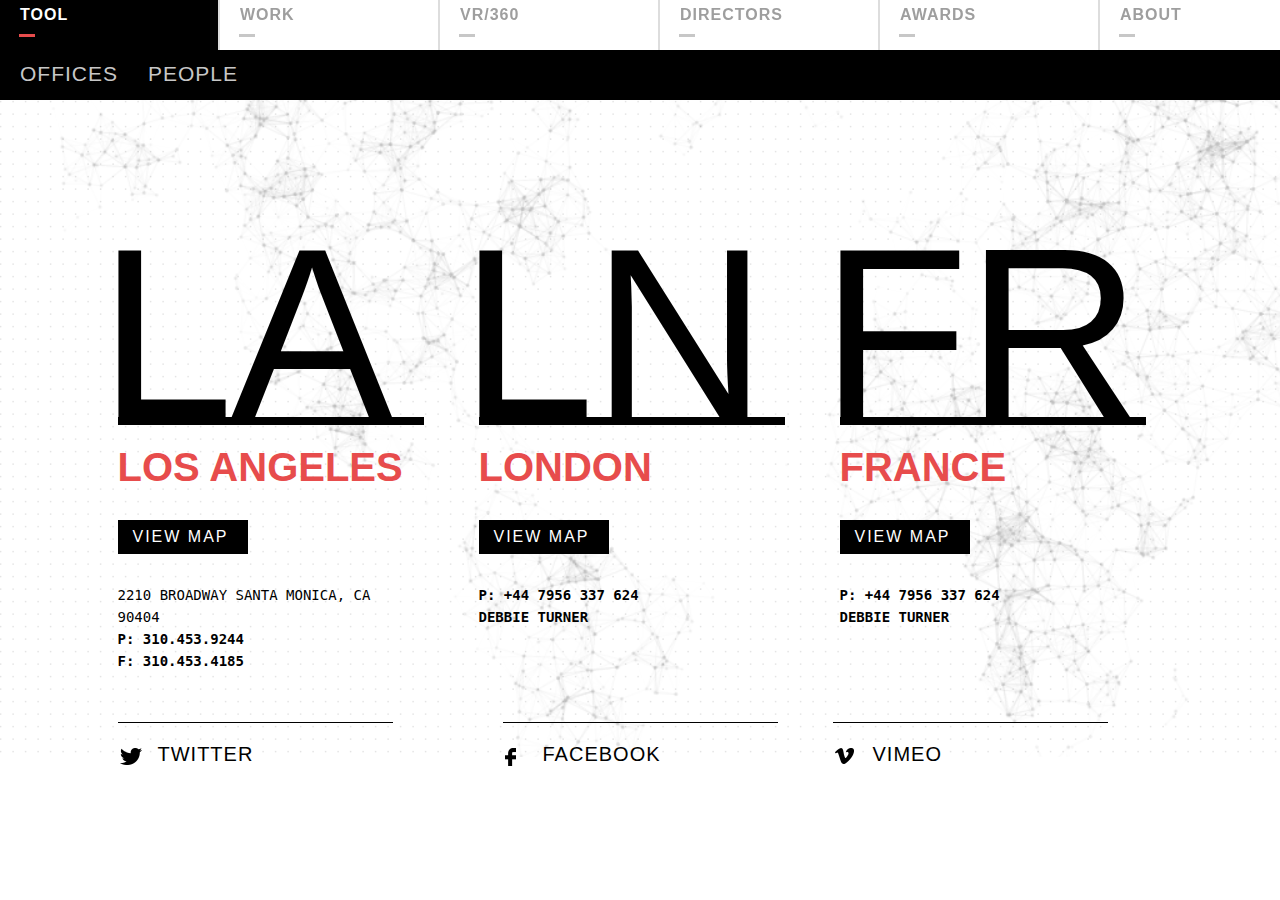
<file: Toolofna/contact.html>
<!DOCTYPE html>
<html lang="en">
<head>
    <meta charset="UTF-8">
    <title>Tool</title>
    <link rel="stylesheet" href="css/base.css">
    <script src="js/jquery-3.2.1.min.js"></script>
    <script src="js/base.js"></script>
</head>
<body id="bd-contact">
<nav>
    <div>
        <a href="tool.html">
            <div>
                <h1>TOOL</h1>
                <span></span>
            </div>
            <div>
                <h1>TOOL</h1>
                <span></span>
            </div>
        </a>
    </div>
    <div>
        <a href="work.html">
            <div>
                <h1>WORK</h1>
                <span></span>
            </div>
            <div>
                <h1>WORK</h1>
                <span></span>
            </div>
        </a>
    </div>
    <div>
        <a href="360.html">
            <div>
                <h1>VR/360</h1>
                <span></span>
            </div>
            <div>
                <h1>VR/360</h1>
                <span></span>
            </div>
        </a>
    </div>
    <div>
        <a href="directors.html">
            <div>
                <h1>DIRECTORS</h1>
                <span></span>
            </div>
            <div>
                <h1>DIRECTORS</h1>
                <span></span>
            </div>
        </a>
    </div>
    <div>
        <a href="awards.html">
            <div>
                <h1>AWARDS</h1>
                <span></span>
            </div>
            <div>
                <h1>AWARDS</h1>
                <span></span>
            </div>
        </a>
    </div>
    <div>
        <a href="about.html">
            <div>
                <h1>ABOUT</h1>
                <span></span>
            </div>
            <div>
                <h1>ABOUT</h1>
                <span></span>
            </div>
        </a>
    </div>
    <div>
        <a href="contact.html">
            <div>
                <h1>CONTACT</h1>
                <span></span>
            </div>
            <div>
                <h1>CONTACT</h1>
                <span></span>
            </div>
        </a>
    </div>
</nav>
<div id="subnav">
    <ul>
        <li><a href="javascript:void(0)">Offices</a></li>
        <li><a href="javascript:void(0)">People</a></li>
    </ul>
</div>
<div id="contact">
    <ul class="offices">
        <li>
            <h1><span>LA</span></h1>
            <h2>Los Angeles</h2>
            <div class="office-details">
                <a class="map" href="javascript:void(0)">VIEW MAP</a>
                <a class="info" href="javascript:void(0)">2210 Broadway Santa Monica, CA 90404</a>
                <h4>p: 310.453.9244</h4>
                <h4>f: 310.453.4185</h4>
            </div>
        </li>
        <li>
            <h1><span>LN</span></h1>
            <h2>London</h2>
            <div class="office-details">
                <a class="map" href="javascript:void(0)">VIEW MAP</a>
                <h4>p: +44 7956 337 624</h4>
                <h4>Debbie Turner</h4>
            </div>
        </li>
        <li>
            <h1><span>FR</span></h1>
            <h2>France</h2>
            <div class="office-details">
                <a class="map" href="javascript:void(0)">VIEW MAP</a>
                <h4>p: +44 7956 337 624</h4>
                <h4>Debbie Turner</h4>
            </div>
        </li>
    </ul>
    <ul class="networks">
        <li><a href="javascript:void(0)">twitter</a> </li>
        <li><a href="javascript:void(0)">facebook</a> </li>
        <li><a href="javascript:void(0)">vimeo</a> </li>
    </ul>
</div>
<footer>
    <div class="title">Follow us</div>
    <div class="link">
        <div><img src="images/icon-facebook.png"></div>
        <div><img src="images/icon-instagram.png"></div>
        <div><img src="images/icon-mail.png"></div>
        <div><img src="images/icon-twitter.png"></div>
    </div>
</footer>
</body>
</html>
</file>
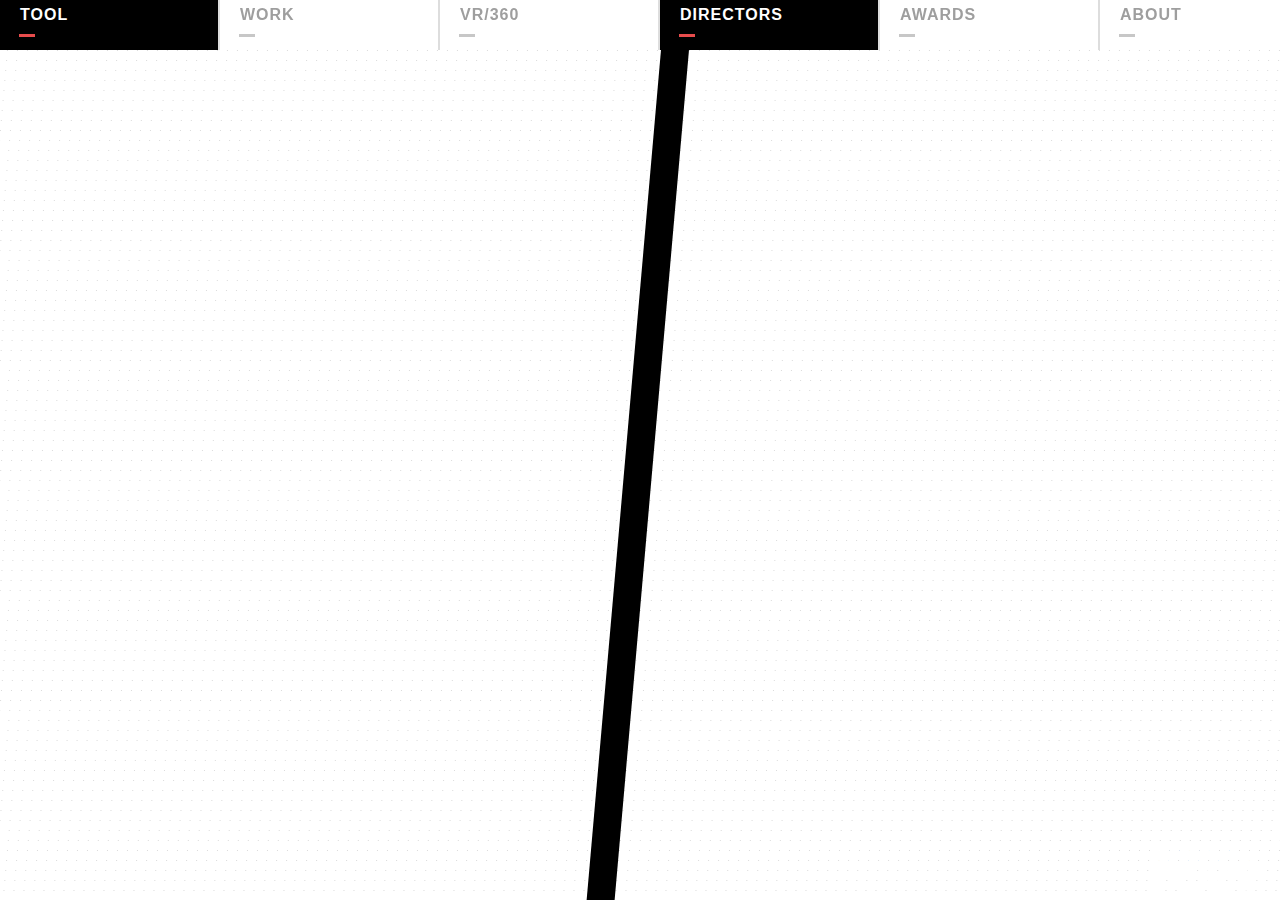
<file: Toolofna/directors.html>
<!DOCTYPE html>
<html lang="en">
<head>
    <meta charset="UTF-8">
    <title>Tool</title>
    <link rel="stylesheet" href="css/base.css">
    <script src="js/jquery-3.2.1.min.js"></script>
    <script src="js/base.js"></script>
    <style>
        html,body,#directors{
            width: 100%;
            height: 100%;
            position: relative;
            background-color: #000;
            overflow: hidden;
        }
    </style>
</head>
<body>
<nav>
    <div>
        <a href="tool.html">
            <div>
                <h1>TOOL</h1>
                <span></span>
            </div>
            <div>
                <h1>TOOL</h1>
                <span></span>
            </div>
        </a>
    </div>
    <div>
        <a href="work.html">
            <div>
                <h1>WORK</h1>
                <span></span>
            </div>
            <div>
                <h1>WORK</h1>
                <span></span>
            </div>
        </a>
    </div>
    <div>
        <a href="360.html">
            <div>
                <h1>VR/360</h1>
                <span></span>
            </div>
            <div>
                <h1>VR/360</h1>
                <span></span>
            </div>
        </a>
    </div>
    <div>
        <a href="directors.html">
            <div>
                <h1>DIRECTORS</h1>
                <span></span>
            </div>
            <div>
                <h1>DIRECTORS</h1>
                <span></span>
            </div>
        </a>
    </div>
    <div>
        <a href="awards.html">
            <div>
                <h1>AWARDS</h1>
                <span></span>
            </div>
            <div>
                <h1>AWARDS</h1>
                <span></span>
            </div>
        </a>
    </div>
    <div>
        <a href="about.html">
            <div>
                <h1>ABOUT</h1>
                <span></span>
            </div>
            <div>
                <h1>ABOUT</h1>
                <span></span>
            </div>
        </a>
    </div>
    <div>
        <a href="contact.html">
            <div>
                <h1>CONTACT</h1>
                <span></span>
            </div>
            <div>
                <h1>CONTACT</h1>
                <span></span>
            </div>
        </a>
    </div>
</nav>
<div id="directors">
    <div class="left"></div>
    <div class="line">
        <div class="line-in"></div>
    </div>
    <div class="right"></div>
    <div class="left-content">
        <span class="redblock"></span>
        <h1>LIVE</h1>
        <h1>ACTION</h1>
        <p>From funny to dramatic. From docu-style to cinematic. From Oscars to Lions. </p>
        <span class="blackblock"></span>
    </div>
    <div class="right-content">
        <span class="redblock"></span>
        <h1>INTER-</h1>
        <h1>ACTIVE</h1>
        <p>World-class digital creatives and technologists who specialize in the interactive space.</p>
        <span class="blackblock"></span>
    </div>
</div>
<footer>
    <div class="title">Follow us</div>
    <div class="link">
        <div><img src="images/icon-facebook.png"></div>
        <div><img src="images/icon-instagram.png"></div>
        <div><img src="images/icon-mail.png"></div>
        <div><img src="images/icon-twitter.png"></div>
    </div>
</footer>
</body>
</html>
</file>
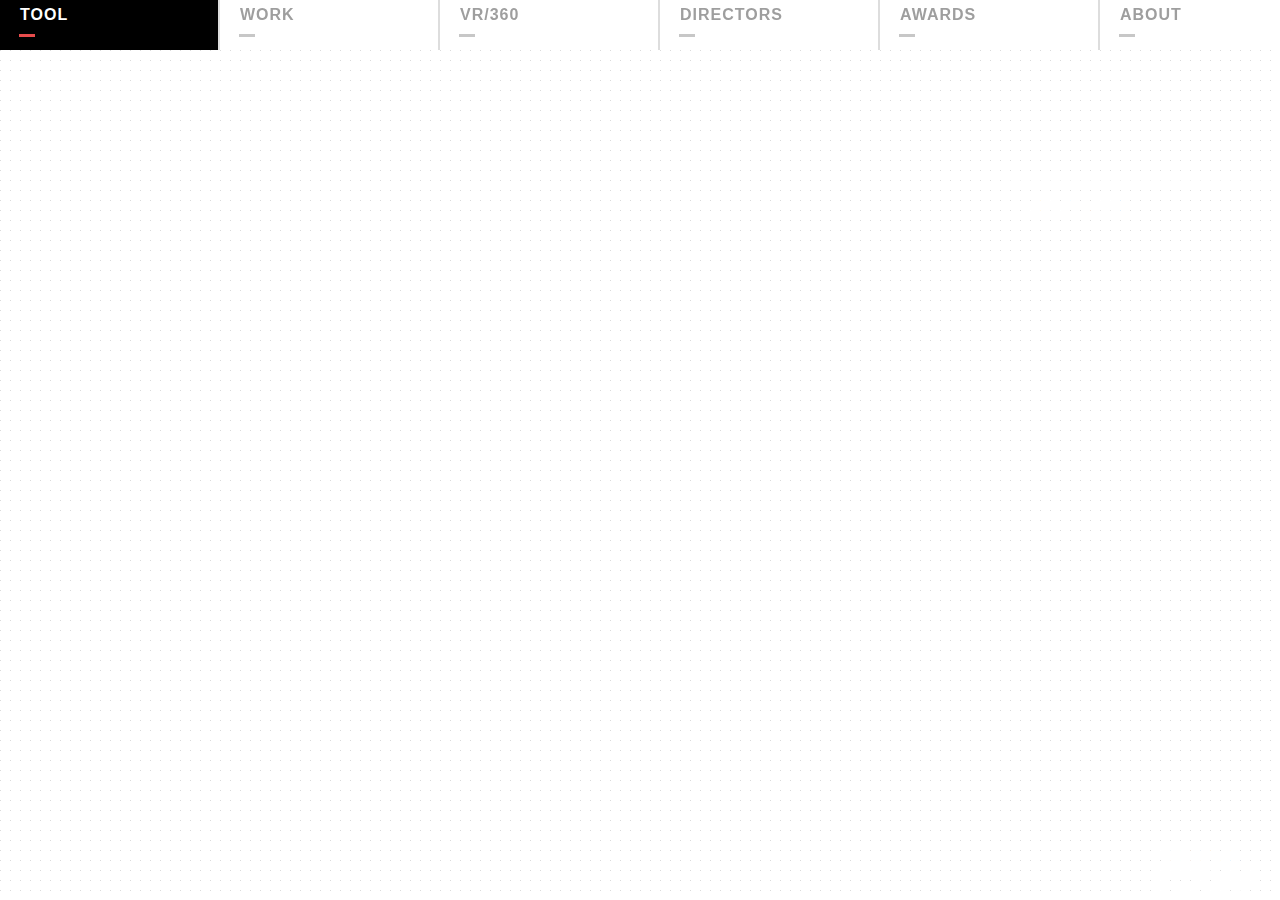
<file: Toolofna/tool.html>
<!DOCTYPE html>
<html lang="en">
<head>
    <meta charset="UTF-8">
    <title>Tool</title>
    <link rel="stylesheet" href="css/base.css">
    <script src="js/jquery-3.2.1.min.js"></script>
    <script src="js/base.js"></script>
</head>
<body>
<nav>
    <div>
        <a href="tool.html">
        <div>
            <h1>TOOL</h1>
            <span></span>
        </div>
        <div>
            <h1>TOOL</h1>
            <span></span>
        </div>
        </a>
    </div>
    <div>
        <a href="work.html">
        <div>
            <h1>WORK</h1>
            <span></span>
        </div>
        <div>
            <h1>WORK</h1>
            <span></span>
        </div>
        </a>
    </div>
    <div>
        <a href="360.html">
        <div>
            <h1>VR/360</h1>
            <span></span>
        </div>
        <div>
            <h1>VR/360</h1>
            <span></span>
        </div>
        </a>
    </div>
    <div>
        <a href="directors.html">
        <div>
            <h1>DIRECTORS</h1>
            <span></span>
        </div>
        <div>
            <h1>DIRECTORS</h1>
            <span></span>
        </div>
        </a>
    </div>
    <div>
        <a href="awards.html">
        <div>
            <h1>AWARDS</h1>
            <span></span>
        </div>
        <div>
            <h1>AWARDS</h1>
            <span></span>
        </div>
        </a>
    </div>
    <div>
        <a href="about.html">
        <div>
            <h1>ABOUT</h1>
            <span></span>
        </div>
        <div>
            <h1>ABOUT</h1>
            <span></span>
        </div>
        </a>
    </div>
    <div>
        <a href="contact.html">
        <div>
            <h1>CONTACT</h1>
            <span></span>
        </div>
        <div>
            <h1>CONTACT</h1>
            <span></span>
        </div>
        </a>
    </div>
</nav>
<div>
    <div class="media">
        <div class="view-reel">
            <div>view reel</div>
        </div>
        <video autoplay src="http://s3-us-west-2.amazonaws.com/tool.home/2016trim.webm"></video>
    </div>
</div>
<footer>
    <div class="title">Follow us</div>
    <div class="link">
        <div><img src="images/icon-facebook.png"></div>
        <div><img src="images/icon-instagram.png"></div>
        <div><img src="images/icon-mail.png"></div>
        <div><img src="images/icon-twitter.png"></div>
    </div>
</footer>
</body>
</html>
</file>
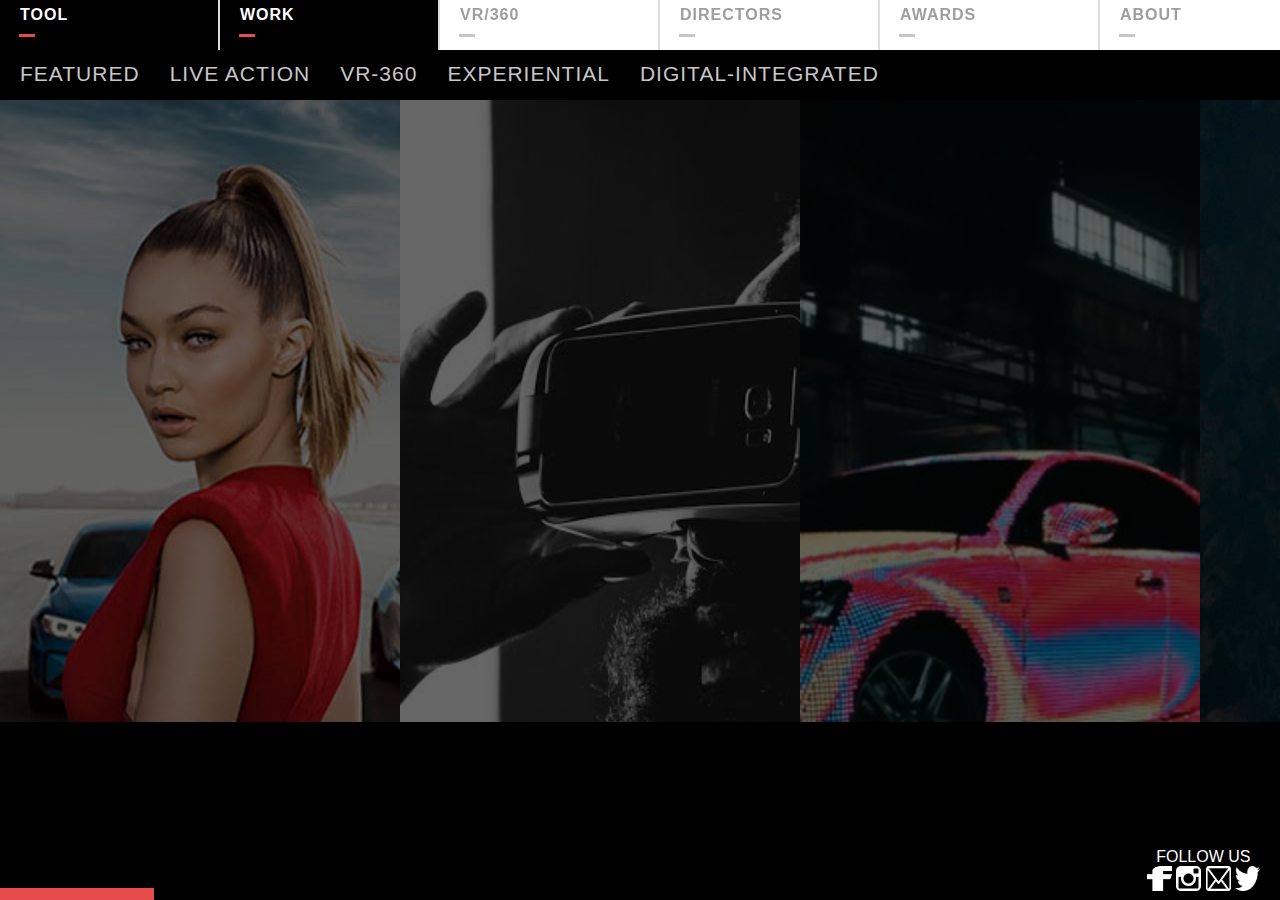
<file: Toolofna/work.html>
<!DOCTYPE html>
<html lang="en">
<head>
    <meta charset="UTF-8">
    <title>Tool</title>
    <link rel="stylesheet" href="css/base.css">
    <script src="js/jquery-3.2.1.min.js"></script>
    <script src="js/base.js"></script>
    <style>
        html, body {
            background-color: #000000;
        }
    </style>
</head>
<body>
<nav>
    <div>
        <a href="tool.html">
            <div>
                <h1>TOOL</h1>
                <span></span>
            </div>
            <div>
                <h1>TOOL</h1>
                <span></span>
            </div>
        </a>
    </div>
    <div>
        <a href="work.html">
            <div>
                <h1>WORK</h1>
                <span></span>
            </div>
            <div>
                <h1>WORK</h1>
                <span></span>
            </div>
        </a>
    </div>
    <div>
        <a href="360.html">
            <div>
                <h1>VR/360</h1>
                <span></span>
            </div>
            <div>
                <h1>VR/360</h1>
                <span></span>
            </div>
        </a>
    </div>
    <div>
        <a href="directors.html">
            <div>
                <h1>DIRECTORS</h1>
                <span></span>
            </div>
            <div>
                <h1>DIRECTORS</h1>
                <span></span>
            </div>
        </a>
    </div>
    <div>
        <a href="awards.html">
            <div>
                <h1>AWARDS</h1>
                <span></span>
            </div>
            <div>
                <h1>AWARDS</h1>
                <span></span>
            </div>
        </a>
    </div>
    <div>
        <a href="about.html">
            <div>
                <h1>ABOUT</h1>
                <span></span>
            </div>
            <div>
                <h1>ABOUT</h1>
                <span></span>
            </div>
        </a>
    </div>
    <div>
        <a href="contact.html">
            <div>
                <h1>CONTACT</h1>
                <span></span>
            </div>
            <div>
                <h1>CONTACT</h1>
                <span></span>
            </div>
        </a>
    </div>
</nav>
<div id="subnav">
    <ul>
        <li><a href="javascript:void(0)">featured</a></li>
        <li><a href="javascript:void(0)">live action</a></li>
        <li><a href="javascript:void(0)">vr-360</a></li>
        <li><a href="javascript:void(0)">experiential</a></li>
        <li><a href="javascript:void(0)">digital-integrated</a></li>
    </ul>
</div>
<div id="work">
    <div class="thumb mouse"></div>
    <div class="thumb mouse"></div>
    <div class="thumb mouse"></div>
    <div class="thumb mouse"></div>
    <div class="thumb mouse"></div>
    <div class="thumb mouse"></div>
    <div class="thumb mouse"></div>
    <div class="thumb mouse"></div>
    <div class="thumb mouse"></div>
    <div class="thumb mouse"></div>
</div>
<div class="scrollbar">
    <div></div>
</div>
<footer>
    <div class="title">Follow us</div>
    <div class="link">
        <div><img src="images/icon-facebook.png"></div>
        <div><img src="images/icon-instagram.png"></div>
        <div><img src="images/icon-mail.png"></div>
        <div><img src="images/icon-twitter.png"></div>
    </div>
</footer>
</body>
</html>
</file>
<file: 华创地产集团/css/index.css>
body{
    background-color: #e0e0e0;
}
.top{
    width: 1018px;
    margin-left: auto;
    margin-right: auto;
    padding: 10px 10px 10px 10px;
}

.text_head{
    float: right;
    text-align: right ;
    font-size: 13px;
    padding: 0px 10px;
    margin-top: -13px;
}

.text_head:first-line{
    font-size: 13px;
}

.text_head span{
    color:red;
    font-size: 20px;
}

nav{
    margin-top: 13px;
    text-align: center;
    background-color: #625447;
    color: white;
    padding: 5px;
    font-size: 13px;
}

nav ul{
    margin: 0px;
    list-style-type: none;
    padding: 5px 0px 5px 5px;

}
nav ul li{
    display: inline;
    padding: 5px 22px;
    border-left: 1px solid #cbcbcb;
}

nav ul li:first-child{
    border-left: none;
}

.tableContent{
    width: 1018px;
    margin-left: auto;
    margin-right: auto;
    display: table;
    border-spacing: 10px;
    
}

.tableRow{
    display: table-row;
}

.aside_top_pic{
   margin-bottom: -4px;
}
aside{
    display: table-cell;
    width: 231px;
    text-align: center;
    vertical-align: top;
}

aside p{
    margin: 0px;
}

aside header p{
    padding: 5px;
    color: white;
}

aside ul{
    margin: 0px;
    padding: 10px 10px 10px 20px;
    text-align: left;
    list-style-type: none;
    background-color: white;
    font-size: 13px;
}

.top_aside ul li{
    line-height: 25px;
   border-bottom: 1px dashed #bfbfbf;

}

.top_aside{
    width: 227px;
    padding: 0px;
    margin-bottom: 10px;
}

.top_aside header{
    background-color: #8c7a66;
}

.top_aside footer{
    background-color: #cbcbcb;
    padding: 8px;
    color: #7b7b7b;
}

.foot_aside{
    margin-top: 10px;
}
.pic_main img{
    margin: 5px 11px;
}
.main{
    display: table-cell;
    vertical-align: top;
    font-size: 12px;
}

.main p{
    margin: 0px;
}
.main ul{
    text-align: center;
    margin: 0px;
    list-style-type: none;
}

.main ul li{
    display: inline;
    padding: 5px 10px 5px 10px;
}

footer{
    text-align: center;
    color: #888;
    font-size: 10px;
}
footer ul{
    background-color: #bfbfbf;
    margin: 0px;
    color: white;
    list-style-type: none;
    font-size: 15px;
   padding: 10px 0px;

}

footer ul li{
    display: inline;
    padding: 5px 10px 5px 10px;
    border-left: 1px solid white;
}

footer ul li:first-child{
    border-left: none;
}
</file>
<file: JD首页/css/jingdong.css>
div.shortcut{
    border-bottom: 1px solid #ddd;
    background-color: #e3e4e5;

}
div.shortcut_ct{
    overflow: hidden;
    margin: 0 auto;
    line-height: 30px;
}
div.shortcut_ct ul.f1{
    float: left;
    list-style: none;
}
div.shortcut_ct ul.f1 li{
    float: left;
    margin-left: 200px;
}
div.shortcut_ct ul.f1 li div{
    padding-left: 7px;
    padding-right: 7px;
}
div.shortcut_ct ul.f1 li div span{
    height: 28px;
    line-height: 28px
}

div.shortcut_ct ul.fr{
    float: right;
    list-style: none;
}
div.shortcut_ct ul.fr li{
    float: left;
}

div.shortcut_ct ul.fr li div{
    padding-left: 7px;
    padding-right: 7px;
}

div.shortcut_ct a{
    color: #999;
    text-decoration: none;
}
div.shortcut_ct a:hover{
    color: #c81623;
}
div.shortcut_ct .spacer{
    margin: 11px 5px 0;
    width: 1px;
    height: 10px;
    background-color: #ccc;
}
div.shortcut_ct img{
    position: relative;
    width: 16px;
    top: 4px;
}

header .logo{
    position: absolute;
    z-index: 2;
    left: 0;
    top: -31px;
    width: 190px;
    height: 170px;'
    margin:0 auto;
    box-shadow: 0 -12px 10px rgba(0,0,0,.2);
    background-color: #fff;
}

header .logo img{
    width:100%;
    height: 100%;
}

.w{
    height: 140px;
    margin: 0 auto;
    position: relative;
}

.form{
    position: absolute;
    top: 25px;
    left: 320px;
    width: 550px;
    height: 35px;
}
.form .text{
    left: 0;
    padding: 4px;
    width: 490px;
    height: 25px;
    border: 1px solid #f10215;
    line-height: 25px;
    font-size: 14px;
    color: #989898;
    position: absolute;
    top: 0;
}

.form .button{
    right: 0;
    width: 50px;
    height: 35px;
    line-height: 35px;
    border: none;
    background-color: #f10215;
    font-size: 20px;
    font-weight: 700;
    color: #fff;
    position: absolute;
}


.settle_up{
    position: absolute;
    right: 99px;
    top: 25px;
}

.settle_up .cw-icon{
    width: 188px;
    height: 33px;
    background-color: #fff;
    text-align: center;
    line-height: 33px;
    overflow: hidden;
    position: relative;
    z-index: 1;
    float: left;
    border: 1px solid #e3e4e5;
}

.settle_up .cw-icon img{
    width: 16px;
    margin-right: 8px;
    position: relative;
    top: 3px;
}

.settle_up a{
    position: relative;
    top: 1px;
    color: #f10214;
  text-decoration: none;
}

.settle_up .ci-count{
    position: absolute;
    top: 5px;
    left: 140px;
    right: auto;
    display: inline-block;
    padding: 2px;
    font-size: 12px;
    line-height: 12px;
    color: #fff;
    background-color: #f10215;
    border-radius: 9px;
    min-width: 12px;
    text-align: center;
}

.hot_words{
    position: absolute;
    left: 320px;
    top: 65px;
    width: 550px;
    height: 20px;
    line-height: 20px;
}
.hot_words a{
    color: #999;
    margin-right: 15px;
    text-decoration: none;
}

.hot_words a:hover{
    color: #c81623;
}

.hot_words a:first-child{
    color: #f10215;
}

.nav_items{
    position: absolute;
    left: 200px;
    bottom: 0;
    width: 790px;
    height: 40px;
}

.nav_items .spacer{
    margin-top: 15px;
    margin-left: 20px;
    margin-right: -10px;
    width: 1px;
    height: 10px;
    float: left;
    background-color: #ccc;
}

.nav_items ul{
    float: left;
    list-style: none;
}

.nav_items  ul li {
    float: left;
    margin-left: 30px;
}

.nav_items a{
    position: relative;
    display: block;
    height: 40px;
    line-height: 40px;
    font-size: 16px;
    font-weight: 700;
    color: #555;
    text-decoration: none;
}
.nav_items a:hover{
    color: #c81623;
}

.fs{
    position: relative;
}

.fs .fs_ct{
    height: 480px;
    margin: 0 auto;
}

.fs .fs_col1{
    float: left;
    height: 100%;
    width: 190px;
    margin-right: 10px;

}

.fs .fs_col1 ul{
    overflow: hidden;
    padding: 15px 0;
    height: 450px;
    background-color: #6e6568;
    color: #fff;
    font-size: 14px;
}

.fs .fs_col1 ul li{
    padding-left: 12px;
    height: 30px;
    line-height: 30px;
}
.fs .fs_col1 ul li:hover{
    background-color: #999395;
}
.fs .fs_col1 ul li a{
    line-height: 30px;
    color: #fff;
    text-decoration: none;
    /*display: block;*/
    /*width: 100%;*/
    /*height: 100%;*/

}

.fs .fs_col1 ul li a:hover{
    color: #c81623;



}
.fs .fs_col1 ul li span{
    padding: 0 4px;
    font-size: 12px;
}

.fs .fs_col2{
    width: 790px;
    float: left;
    height: 100%;
}

.fs .fs_col2 .fs_col2_main{
    position: relative;
    margin-bottom: 10px;
    height: 340px;
}

.fs .fs_col2 .fs_col2_main div{
    position: absolute;
    left: 39%;
    bottom: 20px;
    font-size: 0;
    padding: 4px 8px;
    border-radius: 12px;
    background-color: hsla(0,0%,100%,.3);
}
.fs .fs_col2 .fs_col2_main div i{
    display: inline-block;
    margin-right: 10px;
    width: 12px;
    height: 12px;
    border-radius: 100%;
    background-color: #fff;
}

.fs .fs_col2 .fs_col2_main div i:hover{
    background-color:#c81623;
}
.fs .fs_col2 .fs_col2_main i:last-child{
    margin-right: 0px;
}
.fs .fs_col2 .fs_col2_main img{
    width: 100%;
    height: 100%;
}
.fs .fs_col2 .fs_col2_bottom{
    margin-left: -10px;
    height: 130px;
}

.fs .fs_col2 .fs_col2_bottom img{
    width: 100%;
    height: 100%;
}
.fs .fs_col2 .fs_col2_bottom .fs_col2_l{
    float: left;
    margin-left: 10px;
    width: 390px;
    height: 130px;
}

.fs .fs_col2 .fs_col2_bottom .fs_col2_r{
    float: left;
    margin-left: 10px;
    width: 390px;
    height: 130px;
}
.fs_col3{
    float: right;
    margin-left: 10px;
    width: 190px;
    height: 100%;
    background-color: #fff;
}
.fs_col3 .fs_col3_user{
    padding: 0 10px;
    height: 115px;
    border-bottom: 1px solid #e6e6e6;
}
.fs_col3 .fs_col3_user .user_info{
    position: relative;
    padding: 15px 0 15px 60px;
    height: 45px;
}

.fs_col3 .fs_col3_user .user_info .user_info_img{
    position: absolute;
    margin-left: -60px;
    width: 45px;
    height: 45px;
}

.fs_col3 .fs_col3_user .user_info .user_info_img img{
    border-radius: 23px;
    height: 100%;
}

.fs_col3 .fs_col3_user .user_info .user_info_p a{
    color: #666;
    text-decoration: none;
    margin-right: 5px;
}

.fs_col3 .fs_col3_user .user_info .user_info_p p{
    margin-top: 2px;
    width: 100%;
    white-space: nowrap;
}

.fs_col3 .user_profit a{
    display: inline-block;
    width: 70px;
    height: 20px;
    border: 2px solid #e01222;
    line-height: 20px;
    font-size: 12px;
    text-align: center;
    color: #e01222;
    text-decoration: none;
}

.fs_col3 .user_profit a:hover{
    background-color: #e01222;
    color: #fff;
}

.fs_col3 .fs_col3_news{
    padding: 0 15px;
    height: 154px;
}

.fs_col3 .fs_col3_news .news_tab_head{
    padding: 8px 0 4px;
    border-bottom: 1px solid #e6e6e6;
    position: relative;
    line-height: 14px;
}

.fs_col3 .fs_col3_news .news_tab_head a{
    color: #333;
    padding-right: 12px;
    text-decoration: none;

}
.fs_col3 .fs_col3_news .news_tab_head a.news_tab_head_first{
    padding-right: 12px;
    border-right: 1px solid #dfe0e1;

}

.fs_col3 .fs_col3_news .news_tab_head a.news_tab_head_last{
    padding-left: 12px;
}

.fs_col3 .fs_col3_news .news_tab_head a.news_tab_head_move{
    position: absolute;
    right: 0;
    top: 8px;
    color: #666;
}

.fs_col3 .fs_col3_news .news_tab_head .news_tab_head_active{
    position: absolute;
    bottom: -1px;
    left: -2px;
    width: 28px;
    height: 2px;
    background: #db192b;
}
.fs_col3 .fs_col3_news .news_tab_content{
    padding: 12px 0;
}
.fs_col3 .fs_col3_news .news_tab_content .news_tab_content_item ul{
    list-style: none;
}
.fs_col3 .fs_col3_news .news_tab_content .news_tab_content_item ul li{
    line-height: 24px;

    white-space: nowrap;


}
.fs_col3 .fs_col3_news .news_tab_content .news_tab_content_item ul li a{
    color: #666;
    text-decoration: none;
}

.fs_col3 .fs_col3_news .news_tab_content .news_tab_content_item ul li a:hover{
    color: #c81623;

}

.fs_col3 .fs_col3_service .fs_col3_service_list{
    height: 25px;
}
.fs_col3 .fs_col3_service .fs_col3_service_list ul li{
    position: relative;
    float: left;
    line-height:25px;
    width: 46px;
    border-top: 1px solid #e7e7e7;
    border-left: 1px solid #e7e7e7;
    text-align: center;
}
.fs_col3 .fs_col3_service .fs_col3_service_list a{
    text-decoration: none;
    color:#333;
}

.fs_col3 .fs_col3_service .fs_col3_service_list li:last-child a{
    color: #c81623;
}

.fs_col3 .fs_col3_service .fs_col3_service_list li:first-child a{
    color: #c81623;
}

.fs_col3 .fs_col3_service .fs_col3_service_list li:last-child{
    border-top: 2px solid #c81623;
    line-height:23px;
}

.fs_col3 .fs_col3_service .fs_col3_service_list a:hover{
    color: #c81623;
}

.fs_col3 .fs_col3_service ul{
    list-style: none;
}
.fs_col3 .fs_col3_service ul li{
    float: left;
    width: 46px;
    height: 69px;
    border-top: 1px solid #e7e7e7;
    border-left: 1px solid #e7e7e7;
    text-align: center;
}

.fs_col3 .fs_col3_service ul li a{
    padding-top: 14px;
    height: 55px;
    text-decoration: none;
    color:#333;
}

.fs_col3 .fs_col3_service ul li:first-child a{
    color: #c81623;
}
.fs_col3 .fs_col3_service ul li a:hover{
    color: #c81623;
}

.fs_col3 .fs_col3_service ul li a{
    height: 22px;
    line-height: 22px;
    border-top: 2px solid #fff;
}

.fs_col3 .fs_col3_service ul li a img{
    width: 24px;
    height: 24px;
    display: block;
    margin: 15px auto 5px;
}

.coupon{
    height: 215px;
    margin-top: 20px;
}

.coupon .coupon_inner{
    height: 100%;
    margin: 0 auto;
}

.coupon .coupon_inner .coupon_inner_hd{
    float: left;
    width: 190px;
    height: 215px;
    background-color: #ea3524;
}


.coupon .coupon_inner .coupon_inner_hd a{
    display: block;
    padding: 25px;
    width: 140px;
    height: 165px;
    color: #fff;
    text-decoration: none;
}

.coupon .coupon_inner .coupon_inner_hd a h3{
    height: 36px;
    line-height: 36px;
    font-size: 30px;
    white-space: nowrap;
    font-weight: 400;
}

.coupon .coupon_inner .coupon_inner_hd a span{
    display: block;
    margin-top: 8px;
    margin-bottom: 20px;
    width: 55px;
    height: 3px;
    background-color: #fff;
}
.coupon .coupon_inner .coupon_inner_hd a p{
    height: 20px;
    line-height: 20px;
    white-space: nowrap;
}

.coupon .coupon_inner .coupon_inner_hd a span:last-child{
    display: block;
    width: 86px;
    position: relative;
    margin-top: 20px;
    padding: 2px 35px 4px 15px;
    height: 20px;
    border: 2px solid #fff;
    line-height: 20px;
    background-color: #ea3524;
}
.coupon .coupon_inner .coupon_inner_hd a span:last-child i{
    position: absolute;
    right: 15px;
    top: 5px;
    width: 15px;
    height: 16px;
    background-image: url("../imageJD/sprite_index.png");
    background-position: -154px -40px;
    background-size: 218px 188px;
    background-repeat: no-repeat;
}

.coupon .coupon_inner .coupon_inner_bd{
    float: right;
    height: 100%;
    background-color: #fff;
}

.coupon .coupon_inner .coupon_inner_bd ul{
    padding: 10px 0;
    list-style: none;
}
.coupon .coupon_inner .coupon_inner_bd ul li{
    position: relative;
    float: left;
    width: 199px;
    height: 195px;
    border-right: 1px solid #e7e7e7;
}
.coupon .coupon_inner .coupon_inner_bd ul li a{
    display: block;
    width: 100%;
    height: 100%;
    color: #666;
    text-decoration: none;
}

.coupon .coupon_inner .coupon_inner_bd ul li img{
    position: absolute;
    right: 15px;
    top: 25px;
    width: 140px;
    height: 140px;
}

.coupon .coupon_inner .coupon_inner_bd .coupon_info{
    position: absolute;
    z-index: 1;
    left: 15px;
    top: 15px;
    width: 100px;
    border-top: 3px solid #e93524;
    background-color: #fff;
}

.coupon .coupon_inner .coupon_inner_bd .coupon_info p.coupon_price{
    color: #f10214;
    margin-top: 7px;
    height: 36px;
    line-height: 36px;
    font-size: 34px;
    font-weight: 700;
}
.coupon .coupon_inner .coupon_inner_bd .coupon_info i{
    margin-right: 3px;
    font-weight: 400;
    font-size: 12px;
    font-style: normal;
    color: #f10214;
}
.coupon .coupon_inner .coupon_inner_bd .coupon_info p.coupon_desc{
    margin: 3px;
    height: 36px;
    line-height: 18px;
    color: #e93524;
}
.coupon .coupon_inner .coupon_inner_bd .coupon_info p.coupon_limit{
    padding: 15px 10px;
    width: 80px;
    height: 36px;
    background-color: #e7e7e7;
    border-top: 2px dashed #fff;
}
.coupon .coupon_inner .coupon_inner_bd .coupon_info p.coupon_more{
    width: 100%;
    height: 26px;
    background: #e93524;
    line-height: 26px;
    text-align: center;
    color: #fff;
}
.nav_lift{
    box-shadow: 0 0 4px rgba(0,0,0,.2);
    background-color: #918888;
    left: 80px;
    top: 100px;
    display: block;
    position: fixed;
    z-index: 100;
}
.nav_lift ul{
    list-style: none;
}

.nav_lift ul li{
    border-top: 1px solid #b1aaaa;
}

.nav_lift ul li:first-child{
    border-top:none;
}

.nav_lift ul li:last-child{
    background-color: #5e4a4a;
    border-top: 1px solid #fff;
}

.nav_lift ul li:last-child i{
    display: block;
    width: 0;
    height: 0;
    margin: auto;
    border-style: solid;
    border-width: 4px;
    border-color: #5e4a4a #5e4a4a #fff;
}

.nav_lift ul li a{
    display: block;
    width: 24px;
    padding: 10px 5px;
    line-height: 14px;
    text-align: center;
    text-decoration: none;
    color: #fff;
}

.nav_lift ul li a:hover{
    background-color: #d70b1c;
}
.nav_lift ul li:last-child a:hover{
    background-color: #5e4a4a;
}

.nav_right{
    width: 40px;
    position: fixed;
    z-index: 100;
    right:0px;
    top:0px;
    height: 100%;
}
.nav_right_li{
    width: 34px;
    float: left;
    height: 100%;
}
.nav_right .nav_right_more{
    width: 6px;
    float: right;
    height: 100%;
    background-color: #7a6e6e;
}

.nav_right .nav_right_li_top{
    position: absolute;
    top: 50%;
    left: 4px;
    width: 39px;
    margin-top: -61px;

}
.nav_right .nav_right_li_top div:hover{
    background-color: #c81623;
}
.nav_right .nav_right_li_bottom div:hover{
    background-color: #c81623;
}


.nav_right .nav_right_li_top a{
    width: 35px;
    height: 35px;
}

.nav_right .nav_right_li_top div{
    position: relative;
    width: 35px;
    height: 35px;
    margin-bottom: 1px;
    background-color: #7a6e6e;
    border-radius: 3px 0 0 3px;
}

.nav_right .nav_right_li_top i{
    background-image: url("../imageJD/toolbars.png");
}
.nav_right .nav_right_li_top .nav_right_li_top1 .nav_right_li_top1_i1{
    position: absolute;
    top: 8px;
    right: 10px;
    width: 6px;
    height: 6px;
    background-position: -150px -150px;
    z-index: 999;
}

.nav_right .nav_right_li_top .nav_right_li_top1 .nav_right_li_top1_i2{
    width: 34px;
    height: 35px;
    margin-left: 1px;
    position: absolute;
    background-position: -88px -175px;
    z-index: 2;
}

.nav_right .nav_right_li_top .nav_right_li_top2 i{
    background-position: -50px 0;
    width: 34px;
    height: 35px;
    margin-left: 1px;
    position: absolute;
}

.nav_right .nav_right_li_top .nav_right_li_top3 i{
    background-position: -50px -50px;
    width: 34px;
    height: 35px;
    margin-left: 1px;
    position: absolute;
}

.nav_right .nav_right_li_top .nav_right_li_top4 i{
    background-position: -50px -250px;
    width: 34px;
    height: 35px;
    margin-left: 1px;
    position: absolute;
}

.nav_right .nav_right_li_top .nav_right_li_top5 i{
    background-position: -50px -100px;
    width: 34px;
    height: 35px;
    margin-left: 1px;
    position: absolute;
}

.nav_right .nav_right_li_top .nav_right_li_top6 i{
    background-position: -190px -150px;
    width: 34px;
    height: 35px;
    margin-left: 1px;
    position: absolute;
}

.nav_right .nav_right_li_bottom{
    position: absolute;
    bottom: -1px;
    width: 100%;
    left: 4px;
}

.nav_right .nav_right_li_bottom div{
    position: relative;
    width: 35px;
    height: 35px;
    margin-bottom: 1px;
    background-color: #7a6e6e;
    border-radius: 3px 0 0 3px;
}

.nav_right .nav_right_li_bottom i{
    background-image: url("../imageJD/toolbars.png");
}
.nav_right  .nav_right_li_bottom1 i{
    background-position: -50px -250px;
    width: 34px;
    height: 35px;
    margin-left: 1px;
    position: absolute;
}

.nav_right  .nav_right_li_bottom2 i{
    background-position: -50px -300px;
    width: 34px;
    height: 35px;
    margin-left: 1px;
    position: absolute;
}

footer{
    margin-top: 20px;
    height: 500px;
    background-color: #eaeaea;
}

footer .mod_service{
    padding: 30px 0;
    border-bottom: 1px solid #dedede;
}

footer .mod_service .mod_service_ct{
    margin: 0 auto;
}
footer .mod_service .mod_service_ct ul{
    list-style: none;
    height: 42px;
}

footer .mod_service .mod_service_ct ul li{
    width:170px;
    position: relative;
    padding-left: 45px;
    margin: 0px 41px;
    float: left;
}

footer .mod_service .mod_service_ct ul li p{
    width: 100%;
    height: 42px;
    line-height: 42px;
    font-size: 18px;
    font-weight: 700;
    text-overflow: ellipsis;
    white-space: nowrap;
    color: #444;
}
footer .mod_service .mod_service_ct ul li h5{
    background-image: url("../imageJD/ico_service.png");
}
footer .mod_service .mod_service_ct ul li.mod_service_ct_li1 h5{
    background-position: 0 0;
    position: absolute;
    left: 0;
    top: 0;
    width: 36px;
    height: 42px;
}

footer .mod_service .mod_service_ct ul li.mod_service_ct_li2 h5{
    background-position: 0 -43px;
    position: absolute;
    left: 0;
    top: 0;
    width: 36px;
    height: 42px;
}

footer .mod_service .mod_service_ct ul li.mod_service_ct_li3 h5{
    background-position: 0 -86px;
    position: absolute;
    left: 0;
    top: 0;
    width: 36px;
    height: 42px;
}

footer .mod_service .mod_service_ct ul li.mod_service_ct_li4 h5{
    background-position: 0 -129px;
    position: absolute;
    left: 0;
    top: 0;
    width: 36px;
    height: 42px;
}

footer .mod_help{
    padding: 20px 0;
}

footer .mod_help .mod_help_inner{
    margin: 0 auto;
    overflow: hidden;
    height: 160px;
}
footer .mod_help .mod_help_inner .mod_help_nav{
    width: 198px;
    float: left;
    line-height: 22px;
}
footer .mod_help .mod_help_inner .mod_help_nav ul{
    list-style: none;
}

footer .mod_help .mod_help_inner h5{
    margin-bottom: 5px;
    font-size: 14px;
    line-height: 22px;
    color: #666;

}

footer .mod_help .mod_help_inner .mod_help_cover{
    float: right;
    width: 200px;
    height: 150px;
}

footer .mod_help .mod_help_inner .mod_help_cover .mod_help_cover_ct{
    padding: 0 10px;
}
footer .mod_help .mod_help_inner .mod_help_cover .mod_help_cover_ct p{
    text-align: left;
    font-size: 12px;
}
footer .mod_help .mod_help_inner .mod_help_cover .mod_help_cover_ct .mod_help_cover_ct_p{
    text-align: right;
}

footer .mod_help .mod_help_inner a{
    color: #666;
    text-decoration: none;

}

footer .mod_help .mod_help_inner a:hover{
    color: #c81623;
}

footer .mod_help .mod_help_inner .mod_help_cover h5{
    margin-bottom: 15px;
    font-size: 14px;
    text-align: center;
}

.mod_copyright_inner{
    padding: 15px 0;
    border-top: 1px solid #e1e1e1;
    text-align: center;
    margin: 0 auto;
    width: 1190px;
}

.mod_copyright .mod_copyright_inner p a{
    color: #666;
    text-decoration: none;

}
.mod_copyright .mod_copyright_inner p a:hover{
    color: #c81623;
}
.mod_copyright .mod_copyright_inner p span{
    margin: 0 9px;
    color: #ccc;
}
.mod_copyright .mod_copyright_inner .mod_copyright_inner_info{
    padding: 10px 0;
    line-height: 22px;
    color: #999;
}

.mod_copyright .mod_copyright_inner .mod_copyright_inner_info a{
    text-decoration: none;
    color: #999;
}
.mod_copyright .mod_copyright_inner .mod_copyright_inner_info a:hover{
    color: #999;
}

.mod_copyright .mod_copyright_inner .mod_copyright_inner_info span{
    margin: 0 9px;
    color: #ccc;
}
</file>
<file: JD首页/css/base.css>
*{
    margin: 0;
    padding: 0;
}
body{
    font-size: 12px;
    color: #999;
    background-color: #f6f6f6;
}
.font12{font-size: 12px}
.font14{font-size: 14px}
.font16{font-size: 16px}
.font999{color: #999}
.font666{color:#666}
.font555{color:#555}
.font-red{color:#f10214}
.wwd{width:1190px}

div.style-red a{
    color: #f10215;
}
</file>
<file: Toolofna/css/base.css>
*{
    padding: 0;
    margin: 0;
}
body{
    background: url("../images/bg-pattern.gif") repeat;
}
a{
    text-decoration: none;
    cursor: pointer;
}
nav{
    position: fixed;
    top: 0;
    left: 0;
    z-index: 9000;
    width: 100%;
    height: 50px;
    background-color: #ddd;
}
nav>div{
    color: #9e9e9e;
    background-color: #ffffff;
    width: 218px;
    left: 0;
    position: absolute;
    top: 0;
    height: 50px;
    cursor: pointer;
}
nav>div div{
    position:absolute;
    height: 50px;
    pointer-events: none;
    width: 100%;
    padding-left: 20px;
    box-sizing: border-box;
    transform: translateZ(25px);
}
nav>div div:last-child{
    background-color: #000000;
    color: #ffffff;
    transform: rotateX(90deg) translateZ(25px);
}
nav>div div h1{
    font-family: "TrumpGothicEastBold", Arial, Helvetica, sans-serif;
    font-size: 16px;
    line-height: 30px;
    text-transform: uppercase;
    letter-spacing: 1px;
}

nav>div div span{
    display: block;
    width: 16px;
    height: 3px;
    margin-left: -1px;
    margin-top: 4px;
    background-color: #c7c7c7;
}
nav>div div:last-child span{
    background-color: #e74c4c;
}
nav>div a{
    color:#9e9e9e;
    position: absolute;
    height: 50px;
    width: 100%;
    box-sizing: border-box;
    transition:transform .2s;
    transform-style: preserve-3d;
}
nav>div:hover a{
    transform: rotateX(-90deg);
}
footer{
    background: none;
    position: absolute;
    bottom: 5px;
    right: 20px;
    z-index: 10002;
    display: block;
    font-size: 16px;
    text-align: center;
    font-family: "TrumpGothicEastBold", Arial, Helvetica, sans-serif;
    color: #fff;
    text-transform: uppercase;
    cursor: pointer;
}
footer div div{
    display: inline-block;
}
footer div img{
    width: 25px;
    height: 25px;
}
/**
tool
 */
.media{
    overflow: hidden;
    width: 100%;
    height: 100%;
    position: absolute;
    top: 0;
    left: 0;
    z-index: 0;
}
.media video{
    margin-top: -100px;
}
.view-reel{
    position: absolute;
    top: 20%;
    right: -3px;
    border: rgba(255, 255, 255, 0.5) solid 3px;
    z-index: 1002;
    overflow: hidden;
    display: block;
    font-size: 16px;
    background: none;
    width: 240px;
    padding: 15px;
    text-align: left;
    font-family: "TrumpGothicEastBold", Arial, Helvetica, sans-serif;
    color: #fff;
    letter-spacing: 2px;
    text-transform: uppercase;
    cursor: pointer;
}
.view-reel:before,.view-reel:after{
    content: '';
    position: absolute;
    right: 0;
    width: 0;
    height: 1%;
    z-index: -1;
    background-color: #ffffff;
    transform-origin: right;
}
.view-reel:before{
    top:50%;
}
.view-reel:after{
    bottom: 50%;
}
.view-reel:hover{
    color: #000;
    transition: color .5s .5s;

}
.view-reel:hover:before,.view-reel:hover:after{
    width: 100%;
    height: 50%;
    transition: width .5s,height .5s .5s;
}

/**
vr360
 */
#vr360{
    position: absolute;
    left: 0;
    top: 0;
    width: 100%;
    background-color: black;
}
#vr360 section{
    position: relative;
    width: 100%;
    padding: 120px 0;
    background-size: cover;
    background-position: center;
}
#vr360 .about{
    background-image: url("../images/vr/vr360-about.jpg");
}

#vr360 section .content{
    width: 1200px;
    max-width: 90%;
    margin: 0 auto;
}
#vr360 .about header{
    text-transform: uppercase;
}
#vr360 .about header h1{
    font-family: "TrumpGothicEastMedium", Arial, Helvetica, sans-serif;
    color: #e74c4c;
    font-size: 2em;
    letter-spacing: 5px;
}

#vr360 .about header h2{
    font-family: "TrumpGothicEastBold", Arial, Helvetica, sans-serif;
    color: white;
    font-size: 4em;
    line-height: 1;
    letter-spacing: 1px;
}

#vr360 .about p{
    width: 580px;
    max-width: 100%;
    color: white;
    line-height: 2;
    margin-top: 20px;
    font-family: "LetterGothicStd-BoldSlanted", "Lucida Console", Monaco, monospace;
}
#vr360 .reel{
    background-image: url("../images/vr/vr360-reel.jpg");
    font-family: "TrumpGothicEastBold", Arial, Helvetica, sans-serif;
    color: #fff;
    letter-spacing: 2px;
    text-transform: uppercase;
}

#vr360 .reel .content h1{
    font-size: 2.5em;
    margin-bottom: 20px;
}
#vr360 .reel .content div{
    position: relative;
    font-size: 1.5em;
    width: 150px;
    padding: 15px;
    overflow: hidden;
    z-index: 1;
    border: 3px solid white;
    cursor: pointer;
    transition: all .3s;
}
#vr360 .reel .content div:after{
    content: "";
    position: absolute;
    top:0;
    left: -30px;
    width: 0;
    height: 100%;
    background-color: #ffffff;
    z-index: -1;
    transform: skew(-15deg);
    transition: width .3s;
}
#vr360 .reel .content div:hover:after{
    width: 140%;
}
#vr360 .reel .content div:hover{
    color: #000000;
}

#vr360 section.projects{
    background-image: url("../images/vr/vr360-projects.jpg");
    background-size: 100%;
    background-position: 0 0;
    background-repeat: no-repeat;
}
#vr360 section .content{
    width: 1200px;
    max-width: 90%;
    margin: 0 auto;
}
#vr360 .projects .content:before{
    content: 'WORK';
    position: relative;
    width: 100%;
    display: block;
    color: #333;
    font-size: 2.4em;
    font-family: "TrumpGothicEastMedium", Arial, Helvetica, sans-serif;
    letter-spacing: 3px;
    border-bottom: 2px solid #333;
    line-height: 2.2;
    margin-bottom: 1em;
}
#vr360 .projects .project:nth-of-type(3n-1){
    margin-left: 3%;
    margin-right: 3%;
}
#vr360 .projects .project{
    display: inline-block;
    position: relative;
    margin-bottom: 30px;
    width: 30.9%;
}
#vr360 a{
    color: #e74c4c;
    cursor: pointer !important;
}
#vr360 .projects a:hover .img img{
    opacity: .8;
}
#vr360 .projects a:hover header{
    transform: translateY(-15px);
}
#vr360 .projects .project header{
    position: absolute;
    bottom: 15px;
    left: 15px;
    line-height: 20px;
    text-transform: uppercase;
    transition: transform .3s;
    z-index: 1;
}
#vr360 .projects .project header h2:first-child{
    display: block;
}
#vr360 .projects .project header h2{
    font-size: 12px;
    font-family: "LetterGothicStd-Bold", "Lucida Console", Monaco, monospace;
    font-weight: bold;
    color: #e74c4c;
    -webkit-text-stroke: 1px #e74c4c;
}
#vr360 .projects .project header h1{
    color: white;
    letter-spacing: 1px;
    font-size: 20px;
    font-family: "TrumpGothicEastBold", Arial, Helvetica, sans-serif;
}
#vr360 .projects .project .img{
    background-color: black;
}
#vr360 .projects .project .img img{
    width: 100%;
    opacity: .5;
    transition: opacity .3s;
}
#vr360 .contact .content{
    position: absolute;
    top: 50%;
    left: 50%;
    transform: translate(-50%, -50%);
    color: white;
}
#vr360 .contact .content div.name{
    text-transform: uppercase;
    font-size: 2.4em;
    font-family: "TrumpGothicEastMedium", Arial, Helvetica, sans-serif;
    letter-spacing: 3px;
    width: 59%;
}
#vr360 .contact{
    position: relative;
    padding: 240px 0 290px;
    background-image: url("../images/vr/vr360-contact.jpg");
}
#vr360 .contact .content{
    position: absolute;
    top: 50%;
    left: 50%;
    transform: translate(-50%, -50%);
    color: white;
}
#vr360 .contact .content div.name:before{
    content: 'CONTACT';
    position: absolute;
    color: #333;
    top: -56px;
}
#vr360 .contact .content div{
    border-top: 2px solid #333;
    display: inline-block;
    float: left;
    position: relative;
    padding: 28px 0;
    margin-right: .5%;
    font-family: "LetterGothicStd-Bold", "Lucida Console", Monaco, monospace;
    font-size: 1.2em;
    width: 19%;
}
/**
about
 */
#about{
    position: absolute;
    width: 100%;
    height: 100%;
}

#about .background{
    position: absolute;
    width: 100%;
    height: 100%;
    overflow-x: hidden;
    overflow-y: scroll;
    background-image: url("../images/about/background-top.jpg");
}

#about .background .content{
    margin-top: 110px;
    margin-left: 80px;
    width: 50%;
    margin-bottom: 120px;
}
#about .background .content h1{
    color: white;
    text-transform: uppercase;
    font-family: "TrumpGothicEastMedium", Arial, Helvetica, sans-serif;
    font-size: 64px;
    line-height: 0.9em;
    letter-spacing: 1px;
    width: 505px;
    margin-bottom: 1.5em;
}
#about .background .content h1:before{
    content: '';
    display: block;
    background-color: #e74c4c;
    width: 27px;
    height: 6px;
    margin-bottom: 45px;
}
#about .background .content p{
    margin-top: 2.5em;
    font-family: "LetterGothicStd-Slanted", "Lucida Console", Monaco, monospace;
    font-size: 13px;
    line-height: 28px;
    color: white;
}
#about .background .content p:first-of-type{
    color: #e74c4c;
    font-size: 16px;
}

/**
contact
 */
#subnav {
    position: fixed;
    top: 0;
    left: 0;
    z-index: 8000;
    margin-top: 50px;
    width: 100%;
    height: 50px;
    background-color: #000000;
    text-transform: uppercase;
}
#subnav ul{
    list-style-type: none;
    margin-top: 12px;
}
#subnav ul li{
    font-family: "TrumpGothicEastBold", Arial, Helvetica, sans-serif;
    font-size: 21px;
    letter-spacing: 1px;
    color: #c7c7c7;
    margin: 0 10px 0 20px;
    padding: 0 0 9px 0;
    border-bottom: 0 solid #e74c4c;
    float: left;
}
#subnav ul li:hover{
    border-bottom: 3px solid #e74c4c;

}
#subnav ul li:hover a{
    color:#e74c4c;
}
#subnav a{
    font-family: "TrumpGothicEastBold", Arial, Helvetica, sans-serif;
    font-size: 21px;
    letter-spacing: 1px;
    color: #c7c7c7;
    text-decoration: none;
}
#bd-contact{
    background: url("../images/contact-background.png") no-repeat;
}
#contact ul.offices{
    position: relative;
    left: 50%;
    margin-top: 212px;
    overflow: auto;
    width: 1045px;
    margin-left: -522.5px;
}
#contact ul.offices li{
    display: block;
    float: left;
    width: 306px;
    height: 460px;
    text-transform: uppercase;
}
#contact ul.offices li:nth-child(2){
    margin-right: 55px;
    margin-left: 55px;
}
#contact ul.offices li h1{
    position: relative;
    overflow: hidden;
    width: 0;
    height: 8px;
    text-align: left;
    border-bottom: #000000 solid 8px;
    line-height: 100%;
    transform-origin: bottom;
    transition: width .5s ,height .5s .5s;
}
#contact ul.offices li h2{
    margin: 20px 0 20px 0;
    font-size: 40px;
    color: #e74c4c;
    font-family: "TrumpGothicEastBold", Arial, Helvetica, sans-serif;
    opacity: 0;
    transition: opacity .5s .6s;
}
#contact ul.offices li .office-details{
    opacity: 0;
    transition: opacity .5s .8s;
}
#contact ul.offices li .office-details a.map{
    display: block;
    font-size: 16px;
    background: #000;
    letter-spacing: 2px;
    color: white;
    font-family: "TrumpGothicEastBold", Arial, Helvetica, sans-serif;
    margin: 30px 0 30px 0;
    padding: 8px 15px;
    width: 100px;

}

#contact ul.offices li .office-details h4, #contact ul.offices li .office-details a.info{
    display: block;
    font-size: 14px;
    line-height: 22px;
    font-family: "LetterGothicStd-Bold", "Lucida Console", Monaco, monospace;
    color: #000000;
    max-width: 275px;
}
#contact ul.offices li h1 span{
    display: block;
    position: absolute;
    font-size: 243px;
    line-height: 100%;
    height: 0;
    letter-spacing: -3px;
    color: #000000;
    font-family: "TrumpGothicEastBold", Arial, Helvetica, sans-serif;
    margin-left: -19px;
    font-weight: 500;
}
#contact ul.networks{
    position: relative;
    left: 50%;
    margin-top: 50px;
    overflow-x: hidden;
    overflow-y: auto;
    margin-bottom: 100px;
    margin-left: -522.5px;
    width: 1045px;

}
#contact ul.networks li{
    display: block;
    background-repeat: no-repeat;
    background-position: 2px 26px;
    float: left;
    padding-top: 20px;
    width: 275px;

}
#contact ul.networks li:nth-child(1){
    margin-right: 55px;
    background-image: url("../images/contact/social_tw_btn.png");
}
#contact ul.networks li:nth-child(2){
    margin-left: 55px;
    margin-right: 55px;
    background-image: url("../images/contact/social_fb_btn.png");
}
#contact ul.networks li:nth-child(3){
    background-image: url("../images/contact/social_vi_btn.png");
}
#contact ul.networks li:before{
    position: relative;
    top: -20px;
    display: block;
    content: '';
    width: 275px;
    height: 1px;
    background-color: #000000;
}
#contact ul.networks li a{
    padding-left: 40px;
    font-size: 20px;
    letter-spacing: 1px;
    color: #000000;
    font-family: "TrumpGothicEastRegular", Arial, Helvetica, sans-serif;
    text-transform: uppercase;
}
#contact ul.offices li .office-details a.map:hover {
    background: #e74c4c;
}
/**
awards
 */
#awards{
    overflow-y: scroll;
    top: 50px;
    width: 100%;
    height: calc(100% - 50px);
    position: absolute;
    left: 0;
    right: 0;
    color: #808080;
    text-transform: uppercase;
}
#awards .awards-header{
    margin: 90px 50px 50px 70px;
}
#awards .awards-header ul{
    position: relative;
    list-style-type: none;
    margin-top: 110px;
    margin-bottom: 60px;
    margin-left: 7px;
}

#awards .awards-header ul li{
    font-size: 45px;
    letter-spacing: 3px;
    width: 22%;
    margin: 0;
    text-align: left;
    display: inline-block;
    font-family: "TrumpGothicEastBold", Arial, Helvetica, sans-serif;
    color: #e74c4c;
}
#awards .awards-header ul li:last-child{
    width: 60px;
}

#awards .awards-header ul li div{
    width: 60px;
    display: inline-block;
    text-align: center;
    opacity: 0;
    transition: opacity 1s;
}

#awards .awards-header #awards-featured span{
    width: 60px;
    height: 60px;
    display: block;
    background-repeat: repeat;
    background-image: url(../images/spritesheet-black.png);
    background-size: 900% 900%;
}
#awards .awards-header #awards-featured li:nth-of-type(1) span{
    background-position: 25.14792899% 50%;
}
#awards .awards-header #awards-featured li:nth-of-type(2) span{
    background-position: 50% 25.14792899%;
}
#awards .awards-header #awards-featured li:nth-of-type(3) span{
    background-position: 99.70414201% 25.14792899%;
}
#awards .awards-header #awards-featured li:nth-of-type(4) span{
    background-position: 37.5739645% 12.72189349%;
}
#awards .awards-header #awards-featured li:nth-of-type(5) span{
    background-position: 62.4260355% 87.27810651%;
}
#awards .awards-header ul li span:after{
    margin: 90px 0 0 -5px;
    background-color: #aaa;
    width: 70px;
    height: 1px;
    content: '';
    display: block;
    position: absolute;
}
#awards .awards-header{
    margin: 90px 50px 50px 70px;
}

#awards .awards-header .frame{
    overflow: hidden;
    width: 600px;
    height: 300px;
    position: absolute;
    left: 40px;
    top: 94px;
}
#awards .awards-header .box1,.box2,.box3{
    position: absolute;
    top:0;
    width: 200px;
    height: 100%;
    line-height: 300px;
    text-align: center;
    font-size: 300px;
    font-weight: bold;
    color: #e74c4c;
}
#awards .awards-header .box1{
    left: 0;
    opacity: 0;
    transition: transform 1s .6s,opacity .5s .6s;

}
#awards .awards-header .box2{
    left: 200px;
    opacity: 0;
    transition: transform 1s .3s,opacity .5s .3s;
}
#awards .awards-header .box3{
    left: 400px;
    opacity: 0;
    transition: transform 1s,opacity .5s .1s;
}
#awards .awards-header .box span{
    display: block;
    width:100%;
    height: 100%;
}
#awards .awards-header h2{
    margin: 0 0 0 560px;
    height: 300px;
    top: 15px;
    position: relative;

}
#awards .awards-header h2 span{
    font-size: 196px;
    display: block;
    position: absolute;
    font-family: "TrumpGothicEastBold", Arial, Helvetica, sans-serif;
    color: #2f2f2f;
    top: 85px;
    border-bottom: 0.12em solid #2f2f2f;
    line-height: 1em;
    letter-spacing: -19px;
    opacity: 0;
    transition: top .5s,opacity .5s;
}
/**
directors
 */
#directors .line{
    width: 10px;
    height: 100%;
    margin: 0 auto;
    background-color: #000;
    transform: skew(-5deg);
}
#directors .line-in{
    width: 100%;
    height: 0;
    background-color: #fff;
    transition: height .5s,background-color .5s 1s;
}
#directors .left,#directors .right{
    position: absolute;
    top:0;
    width: 0;
    height: 100%;
    transform: skew(-5deg);
    z-index: 1;
    background: url("../images/bg-pattern.gif") repeat;
    transition: width .5s .5s;

}
#directors .left{
    left: -78px;
}
#directors .right{
    right:-78px;
}
#directors .left-content,#directors .right-content{
    position: absolute;
    top: 100px;
    width: 400px;
    height: 400px;
    font-weight: bold;
    font-size: 60px;
    z-index: 10;
    cursor: pointer;
    display: none;
}
#directors .left-content{
    left: 120px;
    text-align: left;
    transition: color 1s,left .5s;

}
#directors .right-content{
    right: 120px;
    text-align: right;
    transition: color 1s,right .5s;

}
#directors .left-content:hover .left{
    width: 0;
}
#directors .redblock{
    display: inline-block;
    background-color: #e74c4c;
    width: 17px;
    height: 4px;
    margin-bottom: 60px;
    transition: width .5s;
}
#directors h1{
    line-height: 110px;
    font-size: 90px;
    font-family: "TrumpGothicEastBold", Arial, Helvetica, sans-serif;
    letter-spacing: 4px;
}
#directors p{
    margin: 30px 0 20px 0;
    font-size: 14px;
    line-height: 24px;
    color: #666;
    font-family: "LetterGothicStd-Slanted", "Lucida Console", Monaco, monospace;
}
#directors .blackblock{
    display: inline-block;
    background-color: #2f2f2f;
    width: 143px;
    height: 9px;
    margin-top: 30px;
    transition: width .5s, background-color .5s;
}
/**
work
 */
#work{
    position: fixed;
    height: 622px;
    width: 4000px;
    padding-top: 100px;
    transform-style: preserve-3d;
}
#work div{
    float: left;
    opacity: 0.4;
    background-color: rgb(34, 34, 34);
    background-size: cover;
    transition: opacity .5s,background-position .5s,transform 1s;
    width: 400px;
    height: 100%;
    transform: rotateY(60deg);
}
#work div:hover{
    opacity: 1;
    background-position: 0 -15px;
}
#work div:nth-of-type(1){
    background-image: url("../images/work/eyesongigi_strip.jpg");
}
#work div:nth-of-type(2){
    background-image: url("../images/work/harden_strip.jpg");
}
#work div:nth-of-type(3){
    background-image: url("../images/work/litcar_strip.jpg");
}
#work div:nth-of-type(4){
    background-image: url("../images/work/sk2_strip.jpg");
}
#work div:nth-of-type(5){
    background-image: url("../images/work/walmartrec_strip.jpg");
}
#work div:nth-of-type(6){
    background-image: url("../images/work/cokestrip.jpg");
}
#work div:nth-of-type(7){
    background-image: url("../images/work/rei_strip.jpg");
}
#work div:nth-of-type(8){
    background-image: url("../images/work/ToolStrip.jpg");
}
#work div:nth-of-type(9){
    background-image: url("../images/work/hipchat_strip.jpg");
}
#work div:nth-of-type(10){
    background-image: url("../images/work/walmartrec_strip.jpg");
}
.scrollbar{
    width: 1536px;
    height: 12px;
    position: absolute;
    background-color: #000;
    left: 0;
    bottom: 0;
}
.scrollbar div{
    position: absolute;
    left: 0;
    top: 0;
    background-color: #e74c4c;
    height: 100%;
    width: 180px;

}
</file>
